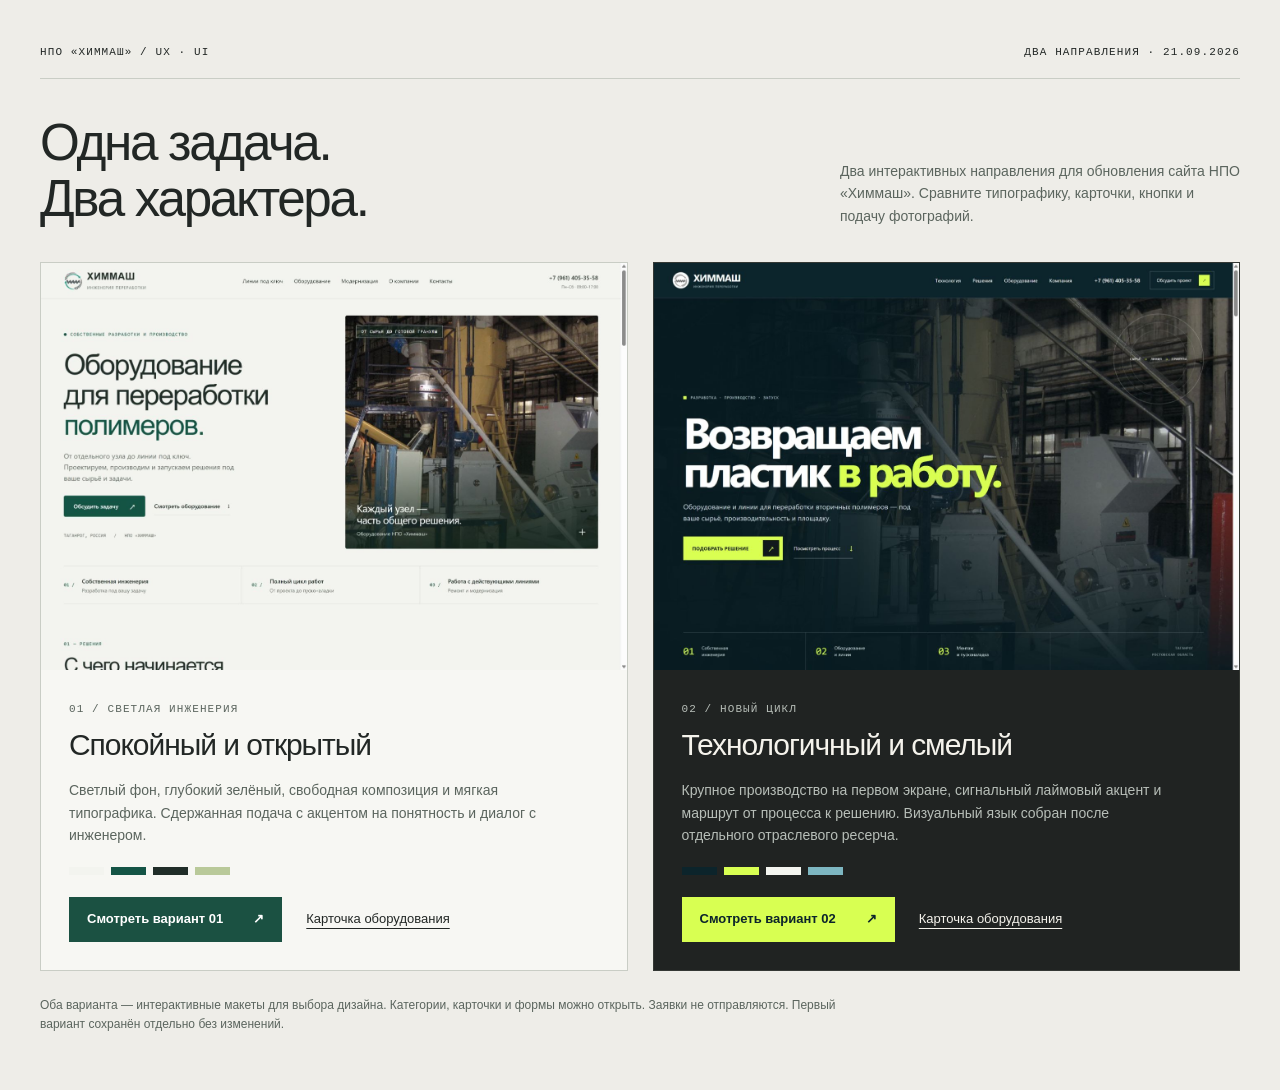
<file: index.html>
<!doctype html>
<html lang="ru"><head><meta charset="utf-8"><meta name="viewport" content="width=device-width,initial-scale=1"><title>Химмаш — два направления дизайна</title><style>
*{box-sizing:border-box}body{margin:0;background:#eeede8;color:#222725;font:16px/1.6 "Segoe UI",Arial,sans-serif}main{max-width:1500px;margin:auto;padding:44px 40px 56px}.top{display:flex;justify-content:space-between;border-bottom:1px solid #c9cdc5;padding-bottom:17px;font:11px/1.5 Consolas,monospace;letter-spacing:.1em;text-transform:uppercase}.intro{display:flex;align-items:flex-end;justify-content:space-between;gap:50px;margin:36px 0 35px}h1{font-size:clamp(35px,4vw,60px);line-height:1.1;letter-spacing:-.045em;font-weight:500;margin:0;max-width:650px}.intro p{max-width:400px;margin:0;color:#5b655e;font-size:14px}.options{display:grid;grid-template-columns:1fr 1fr;gap:25px}article{min-width:0;border:1px solid #c9cdc5;background:#f7f7f3;overflow:hidden}.preview{display:block;background:#ddd;overflow:hidden}.preview img{display:block;width:100%;aspect-ratio:1.44;object-fit:cover;object-position:top;transition:transform .4s}.preview:hover img{transform:scale(1.012)}.copy{padding:24px 28px 28px}.label{font:11px Consolas,monospace;letter-spacing:.1em;color:#5b655e;text-transform:uppercase}h2{font-size:30px;font-weight:500;letter-spacing:-.035em;line-height:1.2;margin:8px 0 16px}.copy p{font-size:14px;color:#5b655e;max-width:500px;min-height:68px;margin:0 0 20px}.palette{display:flex;gap:7px;margin-bottom:22px}.palette i{display:block;width:35px;height:8px;background:var(--c)}.actions{display:flex;gap:24px;align-items:center;flex-wrap:wrap}a{color:inherit}.btn{display:inline-flex;align-items:center;gap:30px;background:#1b5142;color:white;padding:12px 18px;text-decoration:none;font-size:13px;font-weight:600}.dark .btn{background:#f88543;color:#171919}.secondary{font-size:13px;text-underline-offset:5px}.note{font-size:12px;color:#5b655e;max-width:800px;margin:25px 0 0}a:focus-visible{outline:3px solid #a65020;outline-offset:5px}.dark{background:#202322;border-color:#343834;color:#f5f3ec}.dark .label,.dark .copy p{color:#b7beb8}@media(max-width:800px){main{padding:25px 20px}.intro{display:block}.intro p{margin-top:20px}.options{grid-template-columns:1fr}.copy p{min-height:0}.top{gap:25px;font-size:9px}.copy{padding:22px}h2{font-size:28px}}
.dark .btn{background:#d8ff52;color:#0c242b}
</style></head><body><main>
<div class="top"><span>НПО «Химмаш» / UX · UI</span><span>Два направления · 21.09.2026</span></div>
<header class="intro"><h1>Одна задача.<br>Два характера.</h1><p>Два интерактивных направления для обновления сайта НПО «Химмаш». Сравните типографику, карточки, кнопки и подачу фотографий.</p></header>
<section class="options" aria-label="Дизайн-концепции">
<article><a class="preview" href="variant-1/" aria-label="Открыть первый, светлый вариант"><img src="variant-1/previews/01-home-desktop.png" alt="Светлый макет Химмаш с зелёным акцентом и фотографией производства"></a><div class="copy"><span class="label">01 / Светлая инженерия</span><h2>Спокойный и открытый</h2><p>Светлый фон, глубокий зелёный, свободная композиция и мягкая типографика. Сдержанная подача с акцентом на понятность и диалог с инженером.</p><div class="palette" aria-label="Палитра первого варианта"><i style="--c:#f3f4ef"></i><i style="--c:#145445"></i><i style="--c:#202d28"></i><i style="--c:#b9c999"></i></div><div class="actions"><a class="btn" href="variant-1/">Смотреть вариант 01 <span>↗</span></a><a class="secondary" href="variant-1/?product=centrifuge">Карточка оборудования</a></div></div></article>
<article class="dark"><a class="preview" href="variant-2/" aria-label="Открыть концепцию Новый цикл"><img src="variant-2/previews/01-home-desktop.png" alt="Тёмный промышленный лендинг Химмаш с лаймовым акцентом и фотографией производства"></a><div class="copy"><span class="label">02 / Новый цикл</span><h2>Технологичный и смелый</h2><p>Крупное производство на первом экране, сигнальный лаймовый акцент и маршрут от процесса к решению. Визуальный язык собран после отдельного отраслевого ресерча.</p><div class="palette" aria-label="Палитра нового варианта"><i style="--c:#0c242b"></i><i style="--c:#d8ff52"></i><i style="--c:#f4f5f0"></i><i style="--c:#7db6c1"></i></div><div class="actions"><a class="btn" href="variant-2/">Смотреть вариант 02 <span>↗</span></a><a class="secondary" href="variant-2/?product=centrifuge">Карточка оборудования</a></div></div></article>
</section>
<p class="note">Оба варианта — интерактивные макеты для выбора дизайна. Категории, карточки и формы можно открыть. Заявки не отправляются. Первый вариант сохранён отдельно без изменений.</p>
</main></body></html>
</file>
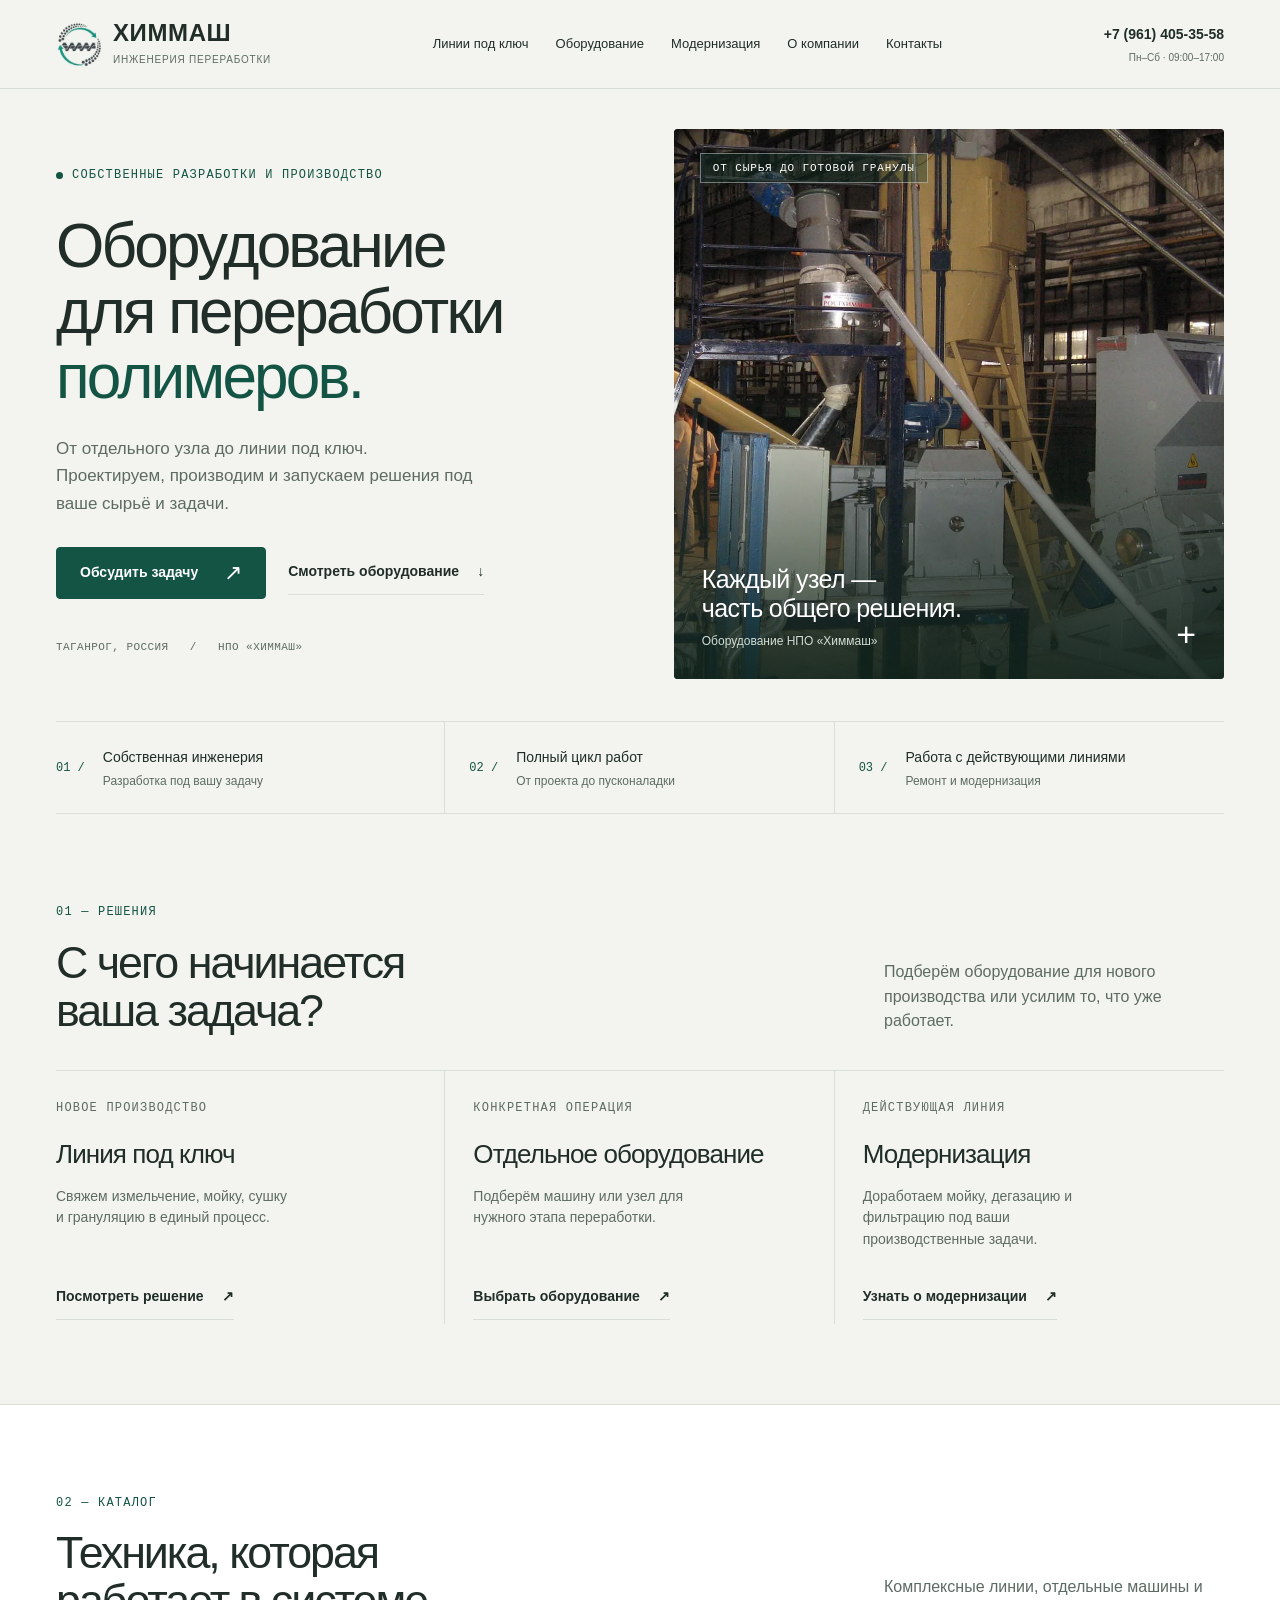
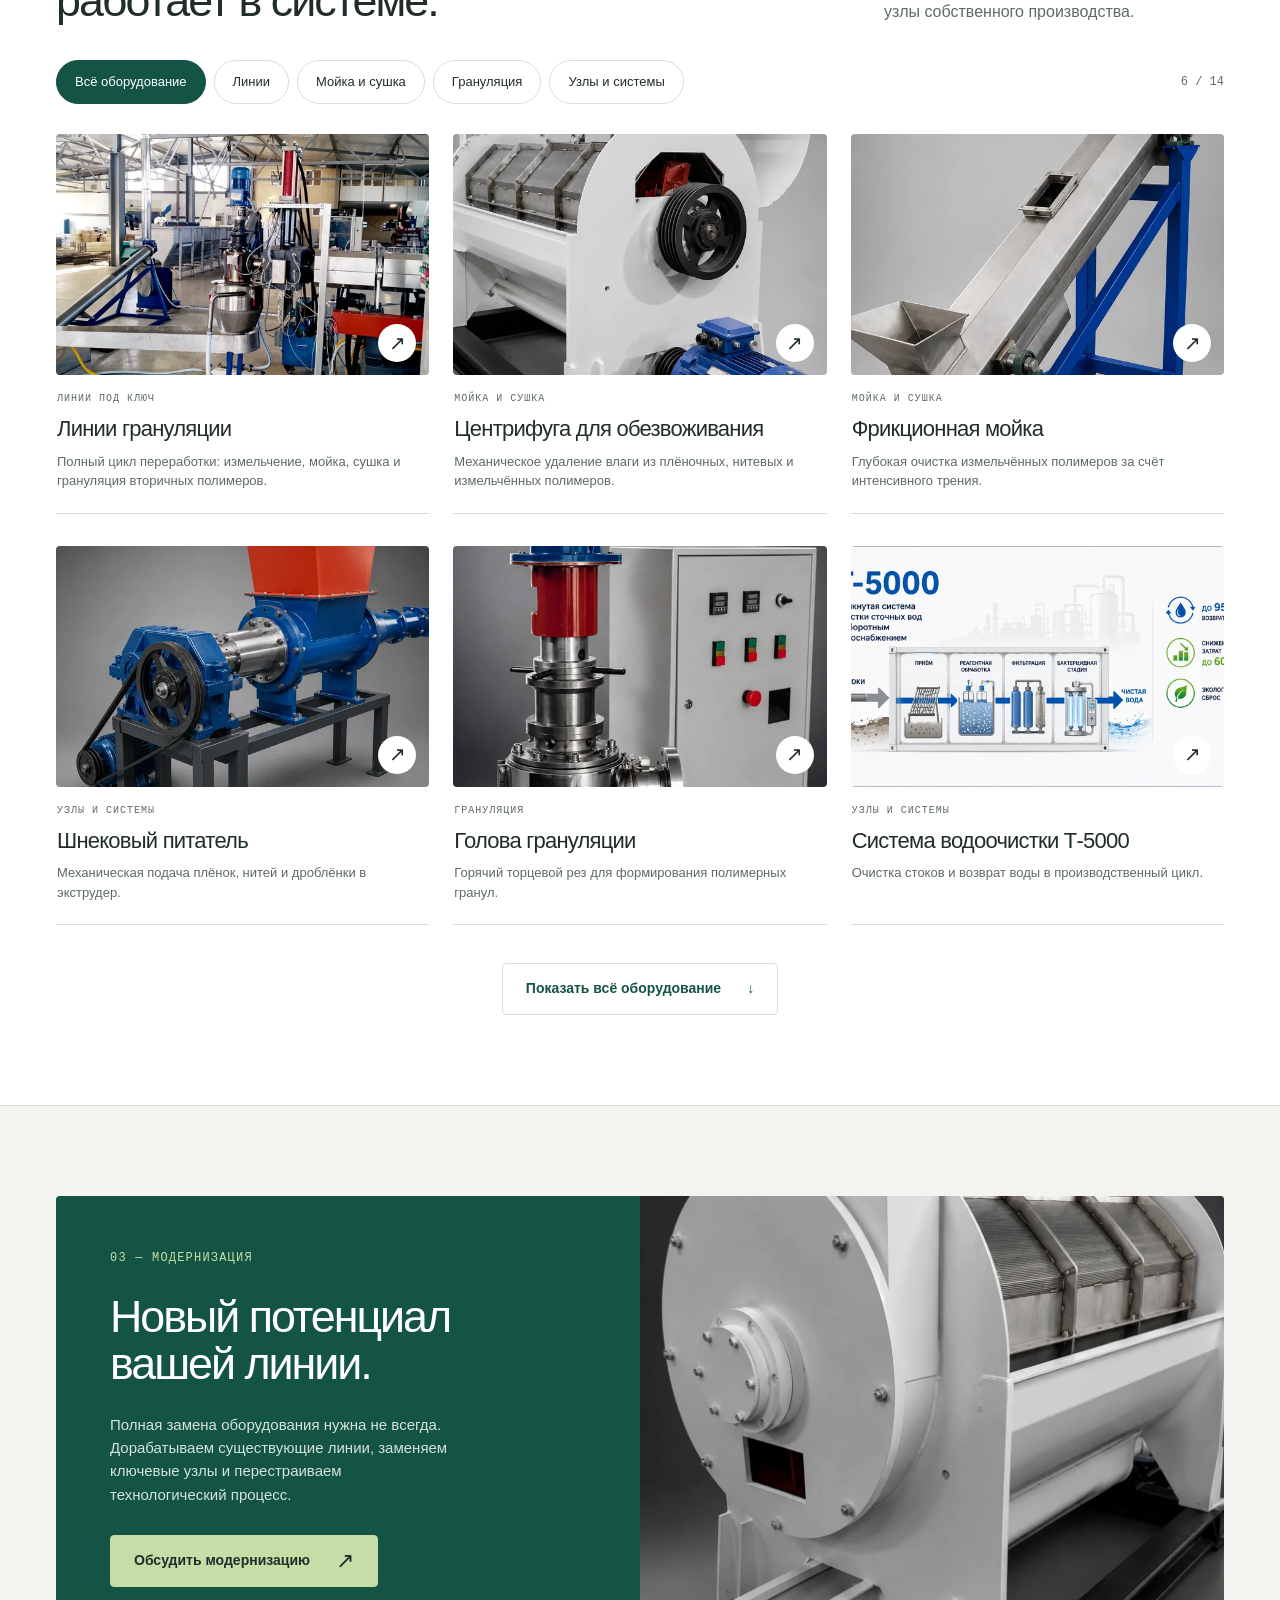
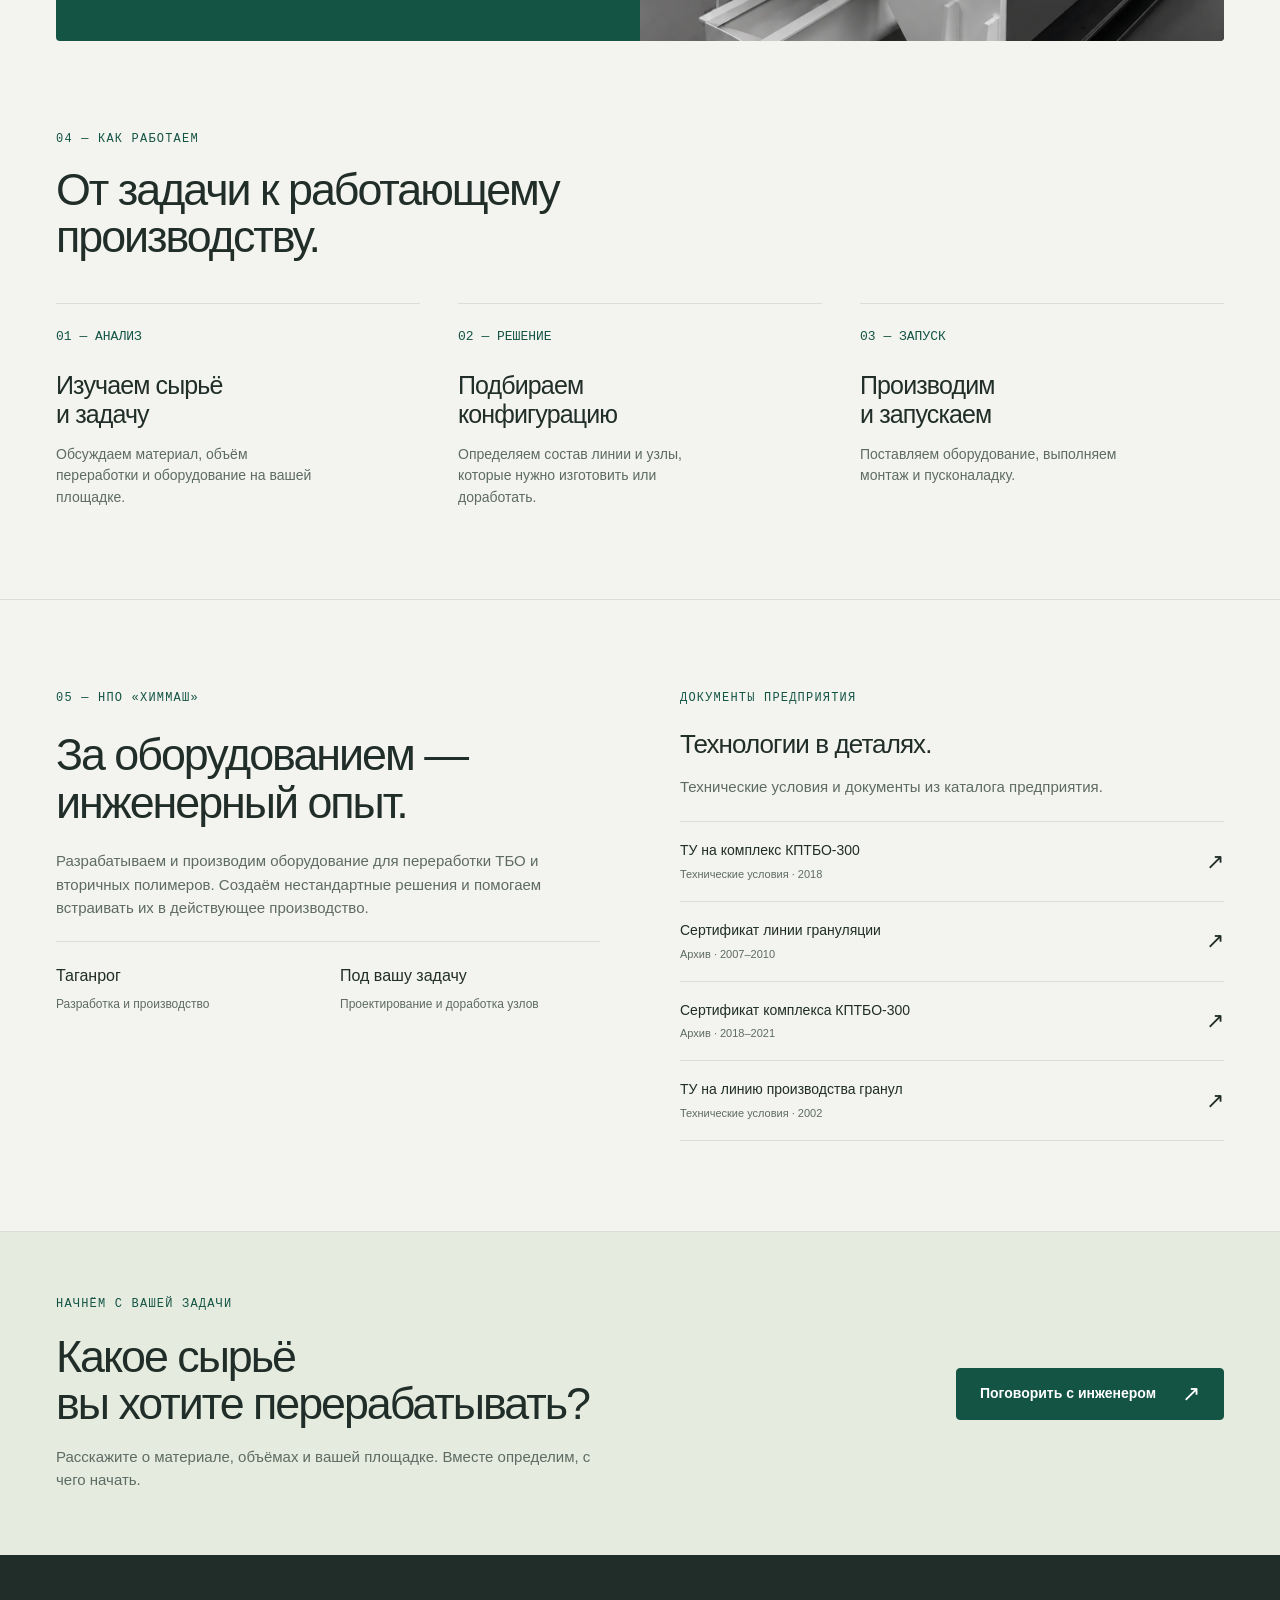
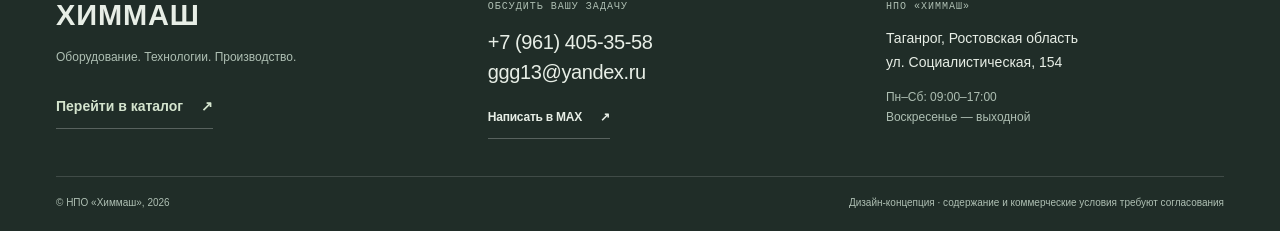
<file: variant-1/index.html>
<!doctype html>
<html lang="ru"><head><meta charset="utf-8"><meta name="viewport" content="width=device-width, initial-scale=1"><meta name="color-scheme" content="light"><title>Химмаш — оборудование для переработки полимеров</title><link rel="stylesheet" href="styles.css"><script defer src="app.js"></script></head>
<body>
<a class="skip" href="#main">Перейти к содержимому</a>
<header class="site-header"><div class="wrap header-inner"><a class="brand" href="index.html" aria-label="Химмаш — главная"><img src="assets/logo-01-122x122.webp" width="47" height="47" alt=""><span><strong>ХИММАШ</strong><small>ИНЖЕНЕРИЯ ПЕРЕРАБОТКИ</small></span></a><nav class="main-nav" aria-label="Основная навигация"><a href="index.html?category=line#catalog">Линии под ключ</a><a href="index.html#catalog">Оборудование</a><a href="index.html#modernization">Модернизация</a><a href="index.html#about">О компании</a><a href="#contacts">Контакты</a></nav><div class="header-contact"><a href="tel:+79614053558">+7 (961) 405-35-58</a><small>Пн–Сб · 09:00–17:00</small></div><button class="menu-toggle" aria-label="Открыть меню" aria-controls="mobile-nav" aria-expanded="false">☰</button></div><nav id="mobile-nav" class="mobile-nav" aria-label="Мобильная навигация" hidden><a href="index.html?category=line#catalog">Линии под ключ</a><a href="index.html#catalog">Оборудование</a><a href="index.html#modernization">Модернизация</a><a href="index.html#about">О компании</a><a href="#contacts">Контакты</a><a href="tel:+79614053558">+7 (961) 405-35-58</a></nav></header>
<main id="main">
<div id="home-view">
<section class="hero wrap" aria-labelledby="home-title"><div class="hero-grid"><div class="hero-copy"><div class="eyebrow"><span class="status-dot" aria-hidden="true"></span> Собственные разработки и производство</div><h1 id="home-title">Оборудование<br>для переработки<br><span>полимеров.</span></h1><p>От отдельного узла до линии под ключ.<br>Проектируем, производим и запускаем решения под ваше сырьё и задачи.</p><div class="hero-actions"><button class="btn" data-inquiry="Подбор оборудования">Обсудить задачу <span class="arrow" aria-hidden="true">↗</span></button><a class="text-link" href="#catalog">Смотреть оборудование <span aria-hidden="true">↓</span></a></div><div class="hero-footnote">ТАГАНРОГ, РОССИЯ &nbsp; / &nbsp; НПО «ХИММАШ»</div></div><div class="hero-media"><img src="assets/bg-02-1920x1080.webp" alt="Оборудование Химмаш для переработки полимеров в производственном цехе" fetchpriority="high"><span class="photo-label">ОТ СЫРЬЯ ДО ГОТОВОЙ ГРАНУЛЫ</span><div class="photo-caption"><div><p>Каждый узел —<br>часть общего решения.</p><small>Оборудование НПО «Химмаш»</small></div><span class="photo-cross" aria-hidden="true">+</span></div></div></div><div class="principles"><div class="principle"><span class="num">01 /</span><div><b>Собственная инженерия</b><small>Разработка под вашу задачу</small></div></div><div class="principle"><span class="num">02 /</span><div><b>Полный цикл работ</b><small>От проекта до пусконаладки</small></div></div><div class="principle"><span class="num">03 /</span><div><b>Работа с действующими линиями</b><small>Ремонт и модернизация</small></div></div></div></section>
<section class="section solutions wrap" aria-labelledby="solutions-title"><div class="section-head"><div><div class="eyebrow">01 — Решения</div><h2 id="solutions-title">С чего начинается<br>ваша задача?</h2></div><p>Подберём оборудование для нового производства или усилим то, что уже работает.</p></div><div class="solution-grid"><article class="solution"><div class="eyebrow">Новое производство</div><h3>Линия под ключ</h3><p>Свяжем измельчение, мойку, сушку и грануляцию в единый процесс.</p><a class="text-link" href="index.html?product=line">Посмотреть решение <span aria-hidden="true">↗</span></a></article><article class="solution"><div class="eyebrow">Конкретная операция</div><h3>Отдельное оборудование</h3><p>Подберём машину или узел для нужного этапа переработки.</p><a class="text-link" href="#catalog">Выбрать оборудование <span aria-hidden="true">↗</span></a></article><article class="solution"><div class="eyebrow">Действующая линия</div><h3>Модернизация</h3><p>Доработаем мойку, дегазацию и фильтрацию под ваши производственные задачи.</p><a class="text-link" href="#modernization">Узнать о модернизации <span aria-hidden="true">↗</span></a></article></div></section>
<section id="catalog" class="section catalog" aria-labelledby="catalog-title"><div class="wrap"><div class="section-head"><div><div class="eyebrow">02 — Каталог</div><h2 id="catalog-title">Техника, которая<br>работает в системе.</h2></div><p>Комплексные линии, отдельные машины и узлы собственного производства.</p></div><div class="catalog-controls"><div class="filters" role="group" aria-label="Категория оборудования"><button class="filter" data-filter="all" aria-pressed="true">Всё оборудование</button><button class="filter" data-filter="line" aria-pressed="false">Линии</button><button class="filter" data-filter="washing" aria-pressed="false">Мойка и сушка</button><button class="filter" data-filter="granulation" aria-pressed="false">Грануляция</button><button class="filter" data-filter="systems" aria-pressed="false">Узлы и системы</button></div><span class="results-count" id="results-count" aria-live="polite"></span></div><div class="product-grid" id="product-grid"></div><div class="catalog-bottom"><button class="btn secondary" id="show-more">Показать всё оборудование <span aria-hidden="true">↓</span></button></div></div></section>
<section id="modernization" class="section wrap"><div class="modernize"><div class="modernize-copy"><div class="eyebrow">03 — Модернизация</div><h2>Новый потенциал<br>вашей линии.</h2><p>Полная замена оборудования нужна не всегда. Дорабатываем существующие линии, заменяем ключевые узлы и перестраиваем технологический процесс.</p><button class="btn light" data-inquiry="Модернизация действующей линии">Обсудить модернизацию <span class="arrow" aria-hidden="true">↗</span></button></div><img src="assets/02-02-1200x900.webp" alt="Конструкция центрифуги Химмаш — узел перерабатывающей линии" loading="eager"></div></section>
<section class="section wrap" style="padding-top:0"><div class="section-head"><div><div class="eyebrow">04 — Как работаем</div><h2>От задачи к работающему<br>производству.</h2></div></div><div class="steps"><article class="step"><span class="number">01 — АНАЛИЗ</span><h3>Изучаем сырьё<br>и задачу</h3><p>Обсуждаем материал, объём переработки и оборудование на вашей площадке.</p></article><article class="step"><span class="number">02 — РЕШЕНИЕ</span><h3>Подбираем<br>конфигурацию</h3><p>Определяем состав линии и узлы, которые нужно изготовить или доработать.</p></article><article class="step"><span class="number">03 — ЗАПУСК</span><h3>Производим<br>и запускаем</h3><p>Поставляем оборудование, выполняем монтаж и пусконаладку.</p></article></div></section>
<section id="about" class="section about"><div class="wrap about-grid"><div><div class="eyebrow">05 — НПО «Химмаш»</div><h2>За оборудованием —<br>инженерный опыт.</h2><p>Разрабатываем и производим оборудование для переработки ТБО и вторичных полимеров. Создаём нестандартные решения и помогаем встраивать их в действующее производство.</p><div class="about-facts"><div><strong>Таганрог</strong><small>Разработка и производство</small></div><div><strong>Под вашу задачу</strong><small>Проектирование и доработка узлов</small></div></div></div><div><div class="eyebrow">Документы предприятия</div><h3>Технологии в деталях.</h3><p style="margin-top:16px">Технические условия и документы из каталога предприятия.</p><div class="doc-list"><button class="doc-item" data-document="00-other-05-800.webp" data-caption="ТУ на комплекс КПТБО-300 · 2018"><span>ТУ на комплекс КПТБО-300<small>Технические условия · 2018</small></span><span class="arrow" aria-hidden="true">↗</span></button><button class="doc-item" data-document="00-other-06-800.webp" data-caption="Сертификат линии грануляции · архив 2007–2010"><span>Сертификат линии грануляции<small>Архив · 2007–2010</small></span><span class="arrow" aria-hidden="true">↗</span></button><button class="doc-item" data-document="00-other-07-800.webp" data-caption="Сертификат комплекса КПТБО-300 · архив 2018–2021"><span>Сертификат комплекса КПТБО-300<small>Архив · 2018–2021</small></span><span class="arrow" aria-hidden="true">↗</span></button><button class="doc-item" data-document="00-other-08-800.jpg" data-caption="ТУ на линию производства гранул · 2002"><span>ТУ на линию производства гранул<small>Технические условия · 2002</small></span><span class="arrow" aria-hidden="true">↗</span></button></div></div></div></section>
</div>
<div id="product-view" hidden><div class="wrap"><nav class="breadcrumbs" aria-label="Хлебные крошки"><a href="index.html">Главная</a><span aria-hidden="true">/</span><a href="index.html#catalog">Оборудование</a><span aria-hidden="true">/</span><span id="breadcrumb-product" aria-current="page"></span></nav><section class="product-hero" aria-labelledby="product-title"><div class="gallery"><button class="gallery-main" id="zoom-product" aria-label="Увеличить фотографию оборудования"><img id="product-photo" src="assets/02-01-1200x900.webp" alt="Центрифуга Химмаш"><span class="zoom-label" aria-hidden="true">+</span></button><div class="gallery-thumbs" id="gallery-thumbs" role="group" aria-label="Фотографии оборудования"></div><p class="gallery-caption">Фотографии оборудования НПО «Химмаш»</p></div><div class="product-summary"><div class="eyebrow" id="product-category"></div><h1 id="product-title"></h1><p class="product-description" id="product-description"></p><div id="centrifuge-specs" class="quick-specs"><div><strong>500 <small>кг/ч</small></strong><span>Производительность<br>до 500 кг/час</span></div><div><strong>3–5 <small>%</small></strong><span>Остаточная<br>влажность</span></div><div><strong>37–55 <small>кВт</small></strong><span>Установленная<br>мощность</span></div></div><div id="product-commercial" class="commercial"><div><span class="price-label">Стоимость</span><div class="price">1 500 000 ₽</div></div><div class="delivery"><b>60 рабочих дней</b>Срок поставки</div></div><div id="generic-inquiry" class="inquiry-box" hidden><h3>Подберём под вашу задачу</h3><p>Обсудите с инженером сырьё, требуемый результат и место оборудования в линии.</p></div><button class="btn full" id="product-inquiry" data-inquiry="Центрифуга для полимеров">Обсудить оборудование <span class="arrow" aria-hidden="true">↗</span></button><p class="summary-note">Инженер поможет уточнить применимость и комплектацию.</p></div></section><nav class="product-jumps" aria-label="Разделы страницы оборудования"><a href="#characteristics">Характеристики</a><a href="#materials" class="centrifuge-only">Входящее сырьё</a><a href="#delivery" class="centrifuge-only">Условия поставки</a><a href="#contacts">Связаться</a></nav>
<section id="characteristics" class="section details-layout"><div><div class="eyebrow muted" style="margin-bottom:18px">01 — Параметры</div><h2 id="specs-title">Технические<br>характеристики</h2></div><div id="detailed-specs"><table class="spec-table"><caption hidden>Технические характеристики центрифуги полимеров</caption><tbody><tr><th scope="row">Производительность</th><td>до 500 кг/час</td></tr><tr><th scope="row">Остаточная влажность полимеров</th><td>3–5 %</td></tr><tr><th scope="row">Установленная мощность</th><td>37–55 кВт</td></tr><tr><th scope="row">Длина рабочего вала</th><td>не менее 2 000 мм</td></tr><tr><th scope="row">Мощность шнека выгрузки шлама</th><td>1,5 кВт</td></tr><tr><th scope="row">Скорость вращения вала</th><td>1 500 об/мин</td></tr><tr><th scope="row">Выгрузка сырья</th><td>Саморазгружающаяся</td></tr><tr><th scope="row">Система запуска</th><td>Двухступенчатая</td></tr><tr><th scope="row">Масса</th><td>до 2 500 кг</td></tr></tbody></table></div><div id="generic-details" class="generic-details" hidden><p id="generic-description"></p><p>Для подбора оборудования расскажите, какое сырьё вы перерабатываете, какой результат хотите получить и с каким оборудованием нужно связать новый узел.</p><button class="btn secondary" id="generic-contact" data-inquiry="Подбор оборудования">Уточнить параметры <span aria-hidden="true">↗</span></button></div></section>
<section id="materials" class="section centrifuge-only" style="padding-top:0"><div class="section-head"><div><div class="eyebrow">02 — Входящее сырьё</div><h2>Рабочие параметры<br>вашего материала.</h2></div><p>Допустимые размер и влажность сырья на входе в центрифугу.</p></div><div class="material-grid"><article class="material"><div class="eyebrow">01 / Плёнка</div><h3>Плёночные<br>полимеры</h3><dl><dt>Размер фрагмента</dt><dd>до 50 мм</dd><dt>Влажность</dt><dd>до 17 %</dd></dl></article><article class="material"><div class="eyebrow">02 / Нити</div><h3>Полипропиленовые<br>нити</h3><dl><dt>Размер фрагмента</dt><dd>до 100 мм</dd><dt>Влажность</dt><dd>до 15 %</dd></dl></article><article class="material"><div class="eyebrow">03 / Дроблёнка</div><h3>Толстостенный<br>пластик</h3><dl><dt>Размер фрагмента</dt><dd>до 30 мм</dd><dt>Влажность</dt><dd>до 15 %</dd></dl></article></div></section>
<section id="delivery" class="section centrifuge-only" style="padding-top:0"><div class="section-head"><div><div class="eyebrow">03 — Условия поставки</div><h2>До запуска —<br>всё по порядку.</h2></div></div><div class="terms"><article class="term"><strong>60 дней</strong><p>Рабочих дней — срок поставки оборудования.</p></article><article class="term"><strong>70 / 30 %</strong><p>Предоплата и расчёт после изготовления.</p></article><article class="term"><strong>12 месяцев</strong><p>Гарантия с момента ввода в эксплуатацию.</p></article><article class="term"><strong>Доставка</strong><p>Транспортной компанией.</p></article></div></section>
</div></div>
<section class="contact-section"><div class="wrap contact-content"><div><div class="eyebrow" style="margin-bottom:20px;color:var(--green)">Начнём с вашей задачи</div><h2>Какое сырьё<br>вы хотите перерабатывать?</h2><p>Расскажите о материале, объёмах и вашей площадке. Вместе определим, с чего начать.</p></div><button class="btn" data-inquiry="Обсуждение задачи переработки">Поговорить с инженером <span class="arrow" aria-hidden="true">↗</span></button></div></section>
</main>
<footer class="site-footer" id="contacts"><div class="wrap"><div class="footer-grid"><div><a class="footer-brand" href="index.html">ХИММАШ</a><p class="footer-tagline">Оборудование. Технологии. Производство.</p><a class="text-link" style="border-color:#ffffff40;margin-top:18px;color:#d4e4ce" href="index.html#catalog">Перейти в каталог <span aria-hidden="true">↗</span></a></div><div class="footer-contact"><div class="footer-label">ОБСУДИТЬ ВАШУ ЗАДАЧУ</div><a href="tel:+79614053558">+7 (961) 405-35-58</a><a href="mailto:ggg13@yandex.ru">ggg13@yandex.ru</a><a class="text-link" style="font-size:12px;display:inline-flex;border-color:#ffffff40;margin-top:8px" href="https://max.ru/u/72094509" target="_blank" rel="noopener">Написать в MAX <span aria-hidden="true">↗</span></a></div><div class="footer-address"><div class="footer-label">НПО «ХИММАШ»</div>Таганрог, Ростовская область<br>ул. Социалистическая, 154<small>Пн–Сб: 09:00–17:00<br>Воскресенье — выходной</small></div></div><div class="footer-bottom"><span>© НПО «Химмаш», 2026</span><span>Дизайн-концепция · содержание и коммерческие условия требуют согласования</span></div></div></footer>
<dialog id="inquiry-dialog" aria-labelledby="inquiry-title"><button class="dialog-close" data-close="inquiry-dialog" aria-label="Закрыть форму">×</button><div class="dialog-content"><div id="form-view"><div class="eyebrow">Прямой разговор с инженером</div><h2 id="inquiry-title">Обсудим<br>вашу задачу.</h2><p class="dialog-intro">Оставьте удобный способ связи. Поможем разобраться с оборудованием и следующим шагом.</p><div class="inquiry-subject" id="inquiry-subject"></div><form class="inquiry-form" id="inquiry-form" novalidate><div class="field"><label for="contact-name">Как к вам обращаться <small>необязательно</small></label><input id="contact-name" name="name" autocomplete="given-name" placeholder="Ваше имя"></div><div class="field"><label for="contact-value">Телефон или email</label><input id="contact-value" name="contact" autocomplete="off" required placeholder="+7 … или name@company.ru" aria-describedby="contact-error"><p id="contact-error" class="field-error" role="alert"></p></div><div class="field"><label for="contact-message">О вашей задаче <small>необязательно</small></label><textarea id="contact-message" name="message" rows="3" placeholder="Какое сырьё, объём переработки, что хотите улучшить"></textarea></div><button class="btn full" type="submit">Связаться с инженером <span class="arrow" aria-hidden="true">↗</span></button><p class="form-note">Контакт нужен, чтобы ответить на ваше обращение.</p><p class="demo-note">Режим просмотра: данные никуда не отправляются. Можно проверить форму на вымышленных данных.</p></form></div><div id="success-view" class="success-view" role="status" hidden><div class="success-symbol" aria-hidden="true">✓</div><div class="eyebrow" style="margin-bottom:16px">Предпросмотр подтверждения</div><h2>Обращение<br>подготовлено.</h2><p>В рабочей версии здесь появится подтверждение заявки. Сейчас вы посмотрели сценарий — данные не отправлялись.</p><button class="btn full" data-close="inquiry-dialog">Вернуться к оборудованию <span aria-hidden="true">↗</span></button></div></div></dialog>
<dialog id="media-dialog" class="media-dialog" aria-label="Просмотр изображения"><button class="dialog-close" data-close="media-dialog" aria-label="Закрыть изображение">×</button><img id="media-photo" src="assets/02-01-1200x900.webp" alt=""><p class="media-caption" id="media-caption"></p></dialog>
</body></html>
</file>
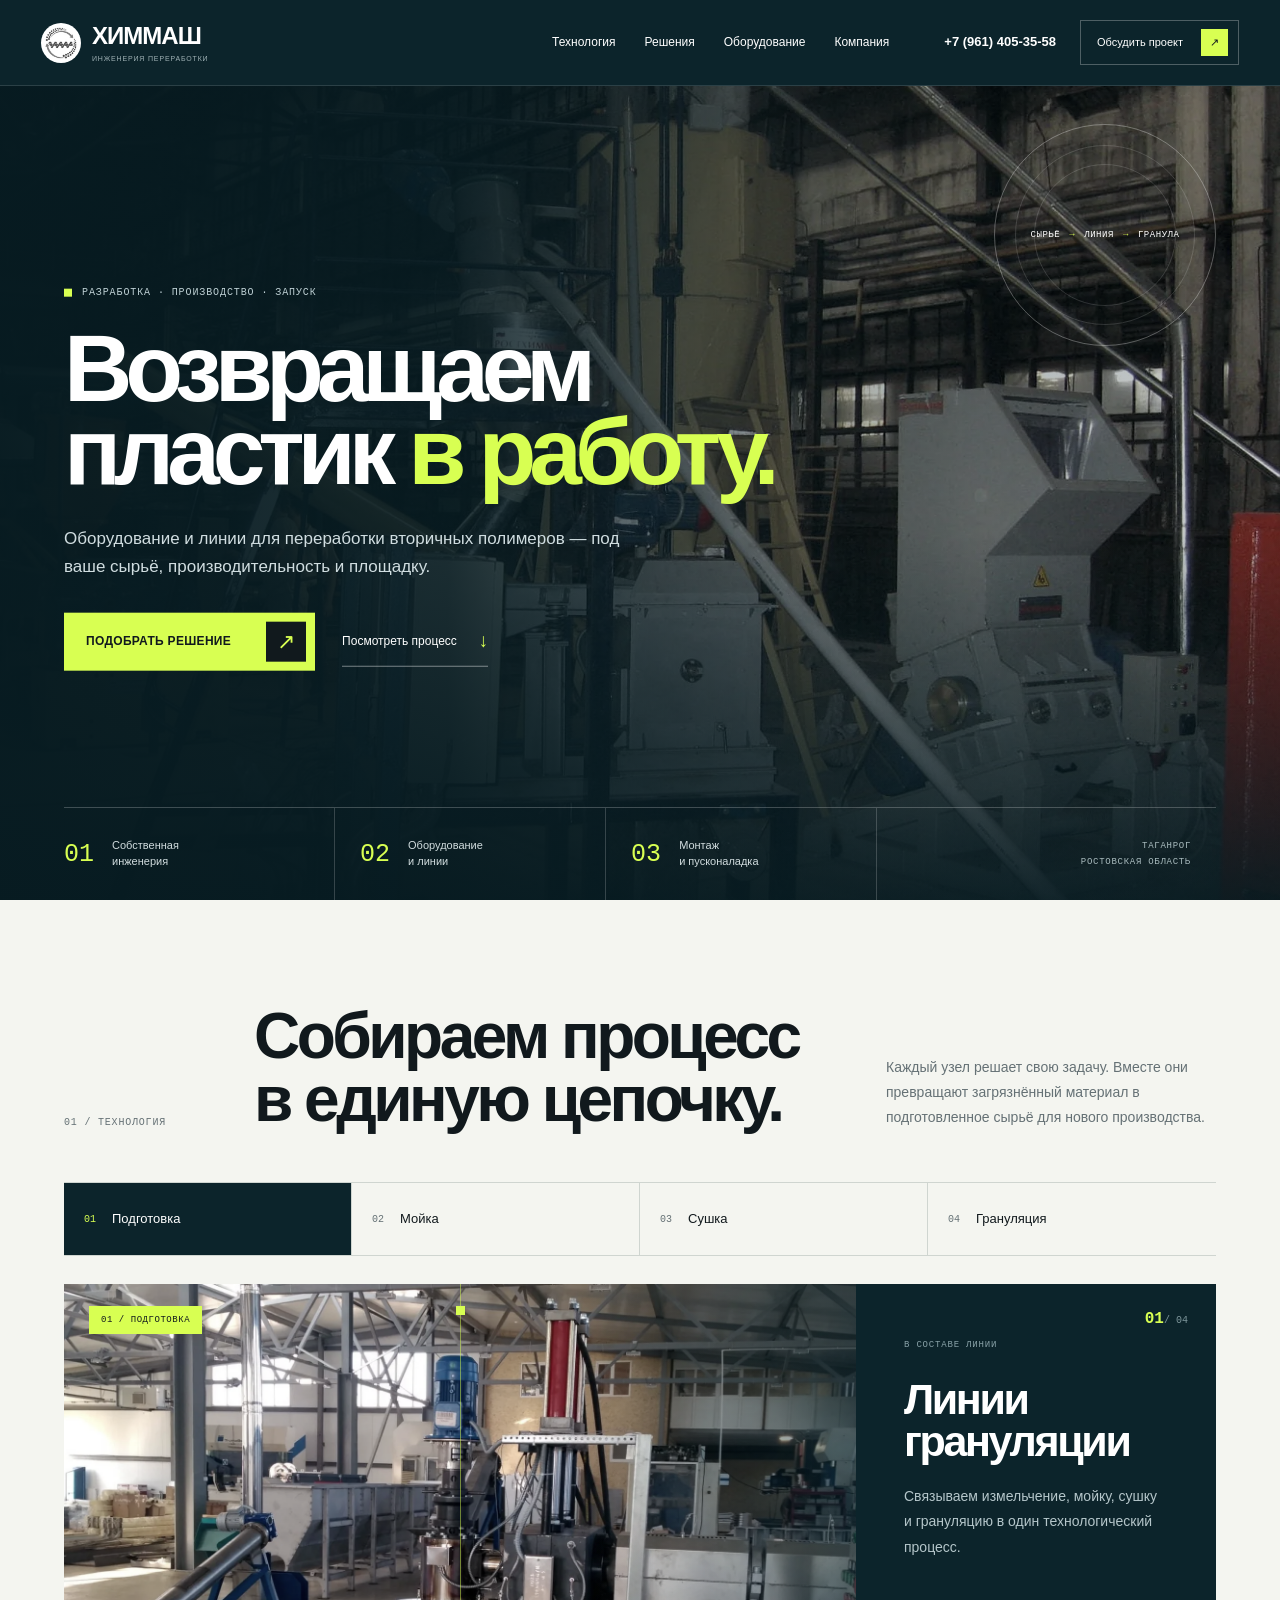
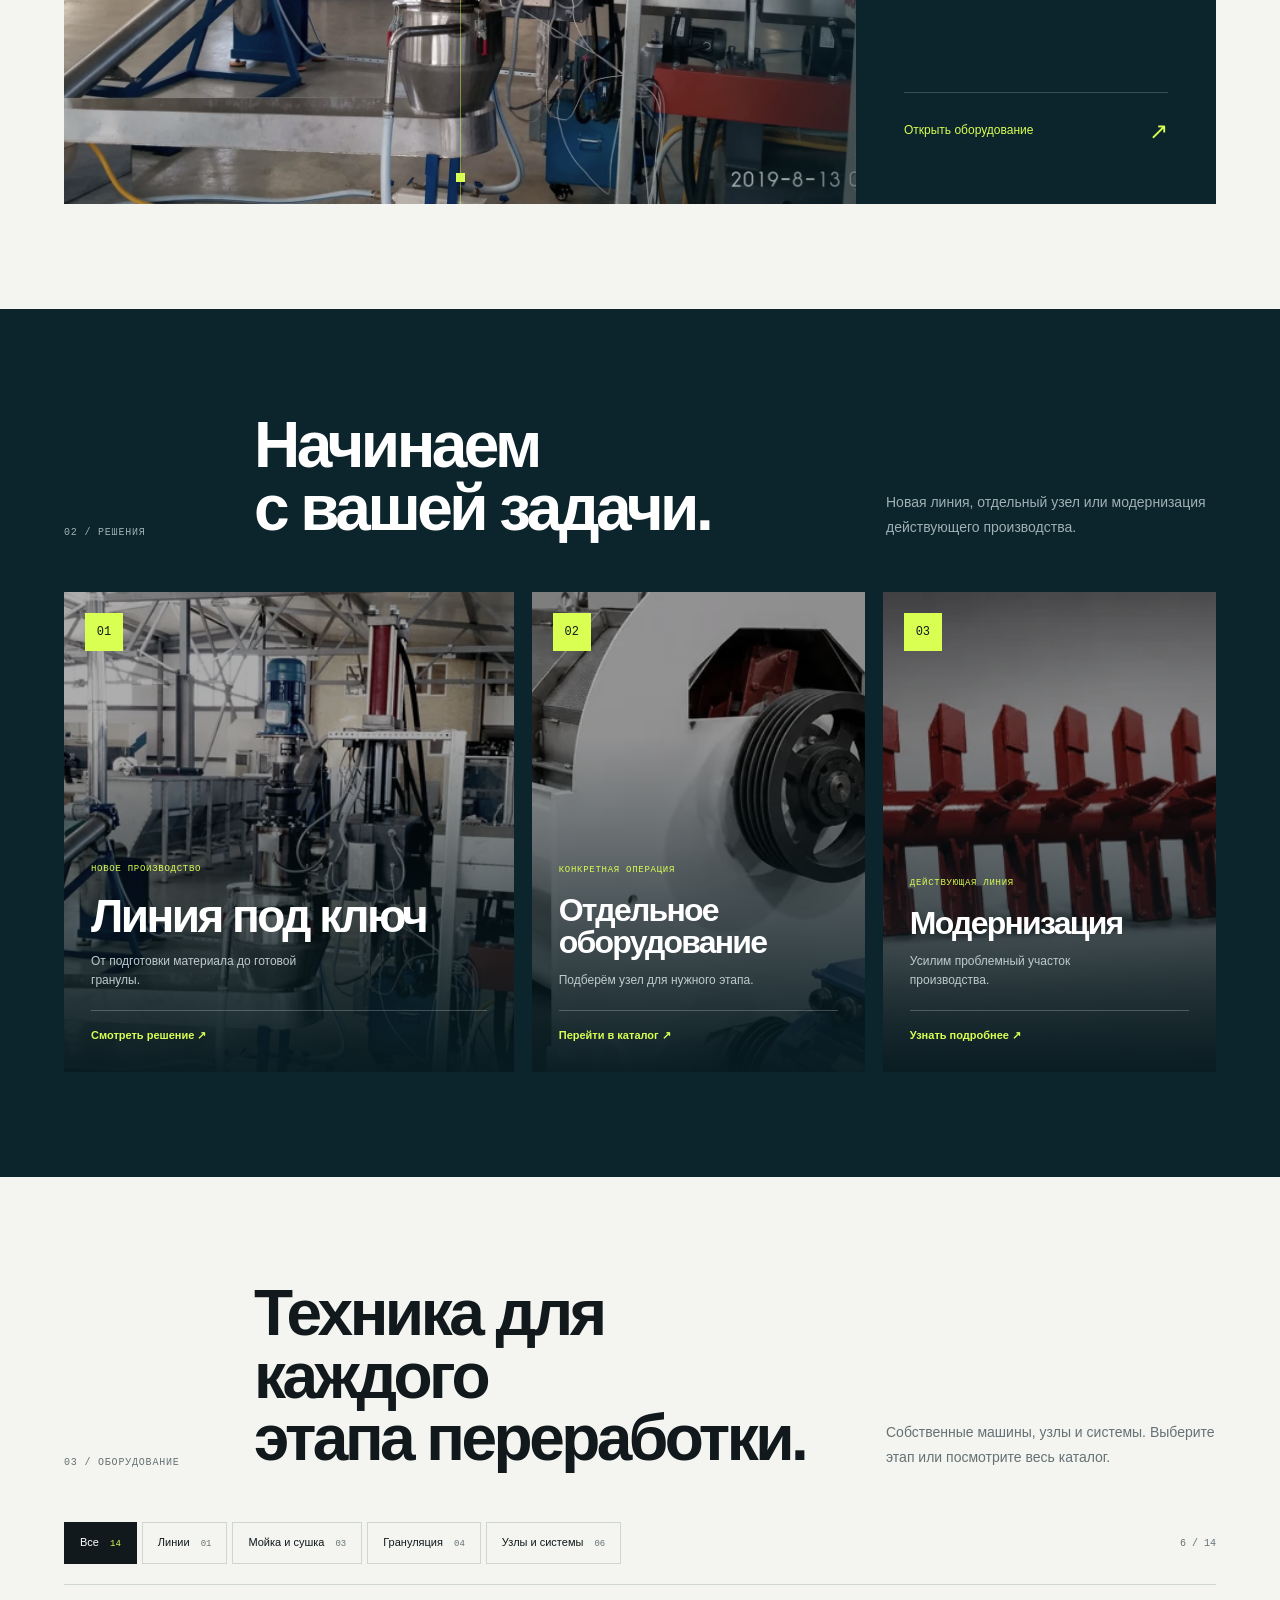
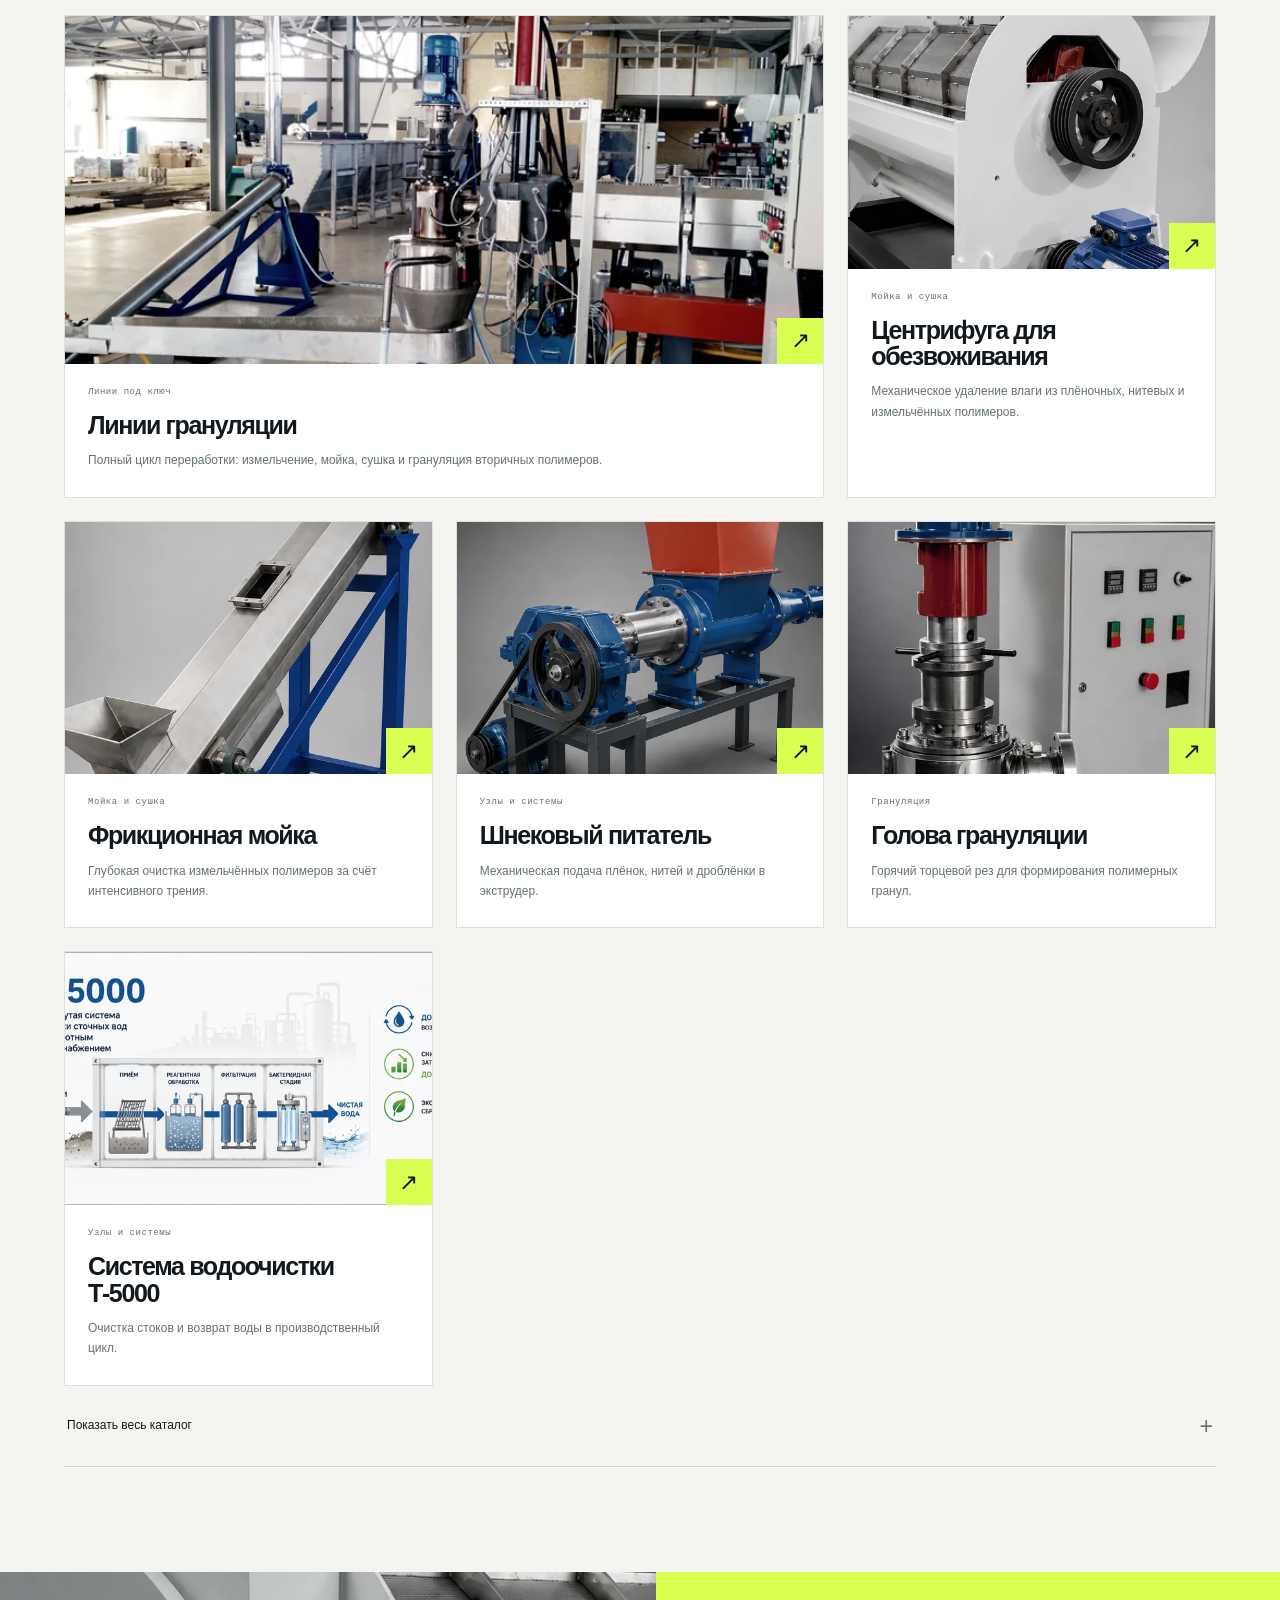
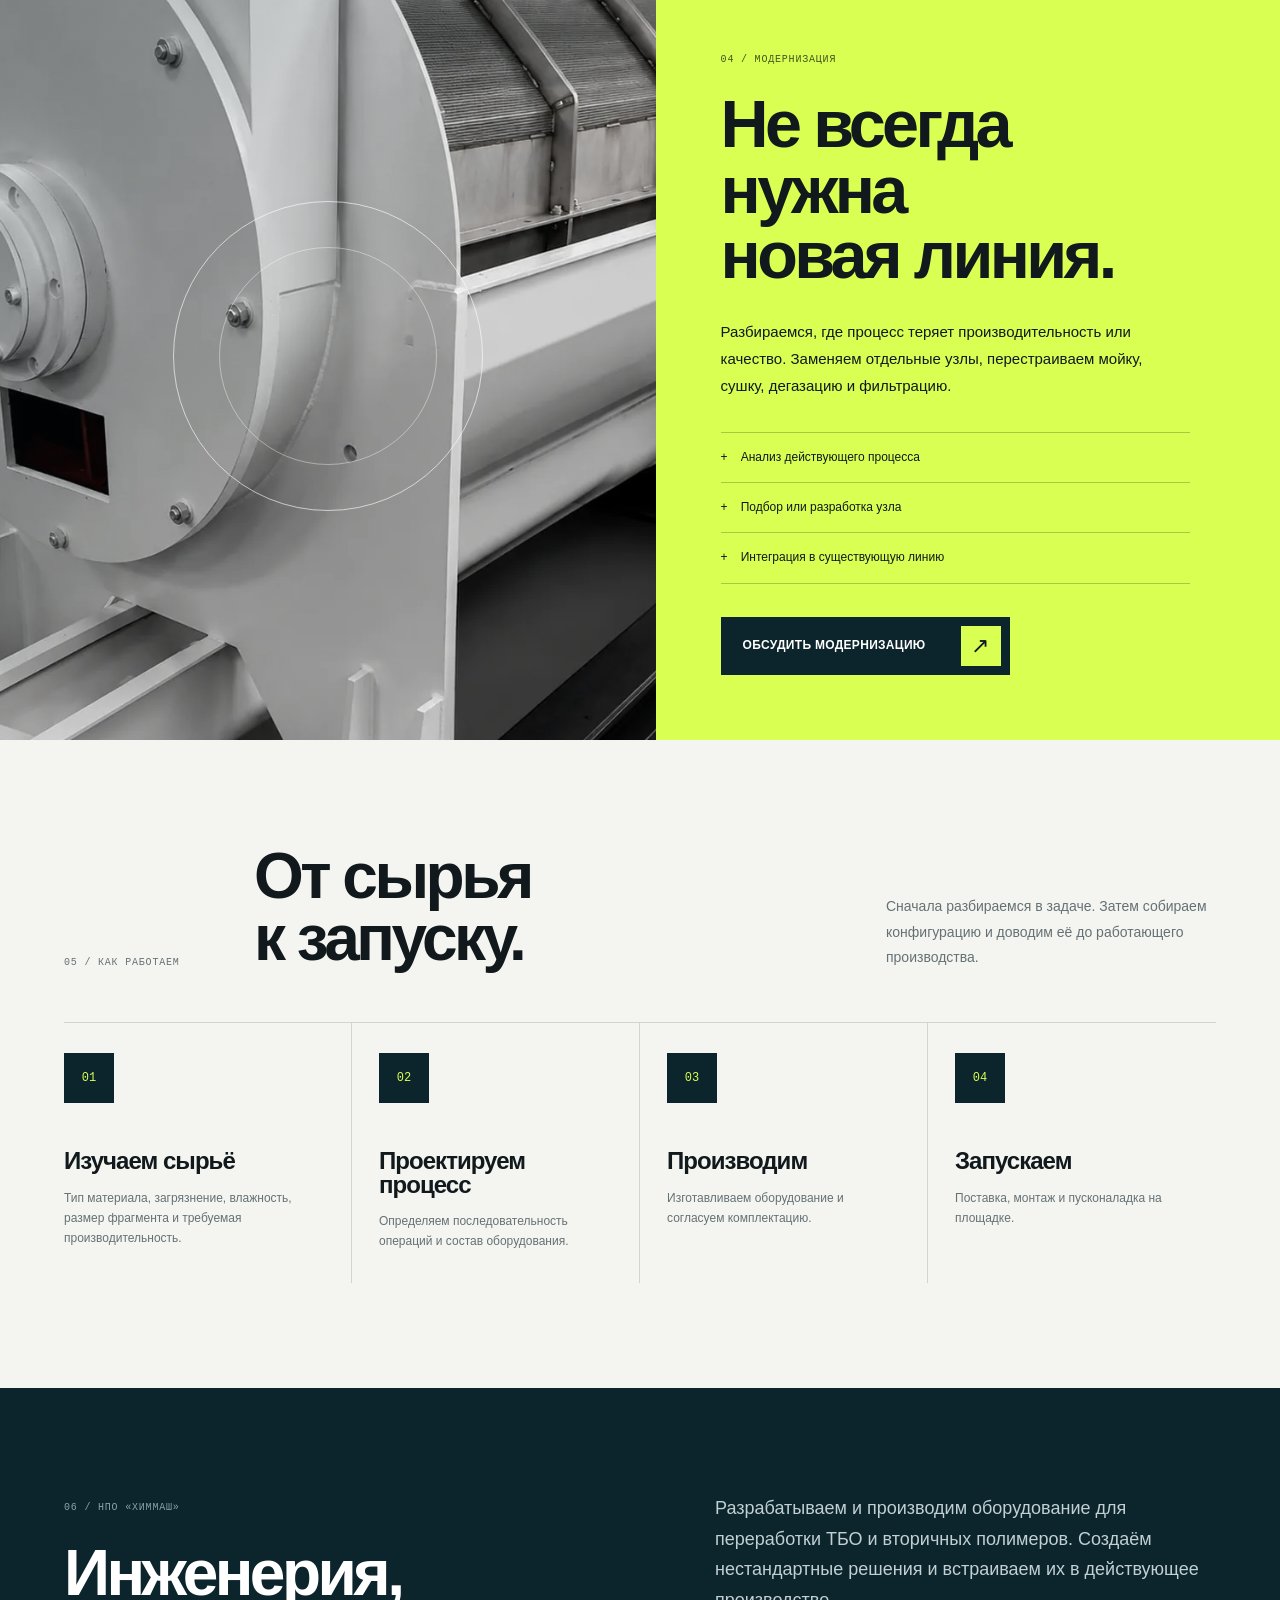
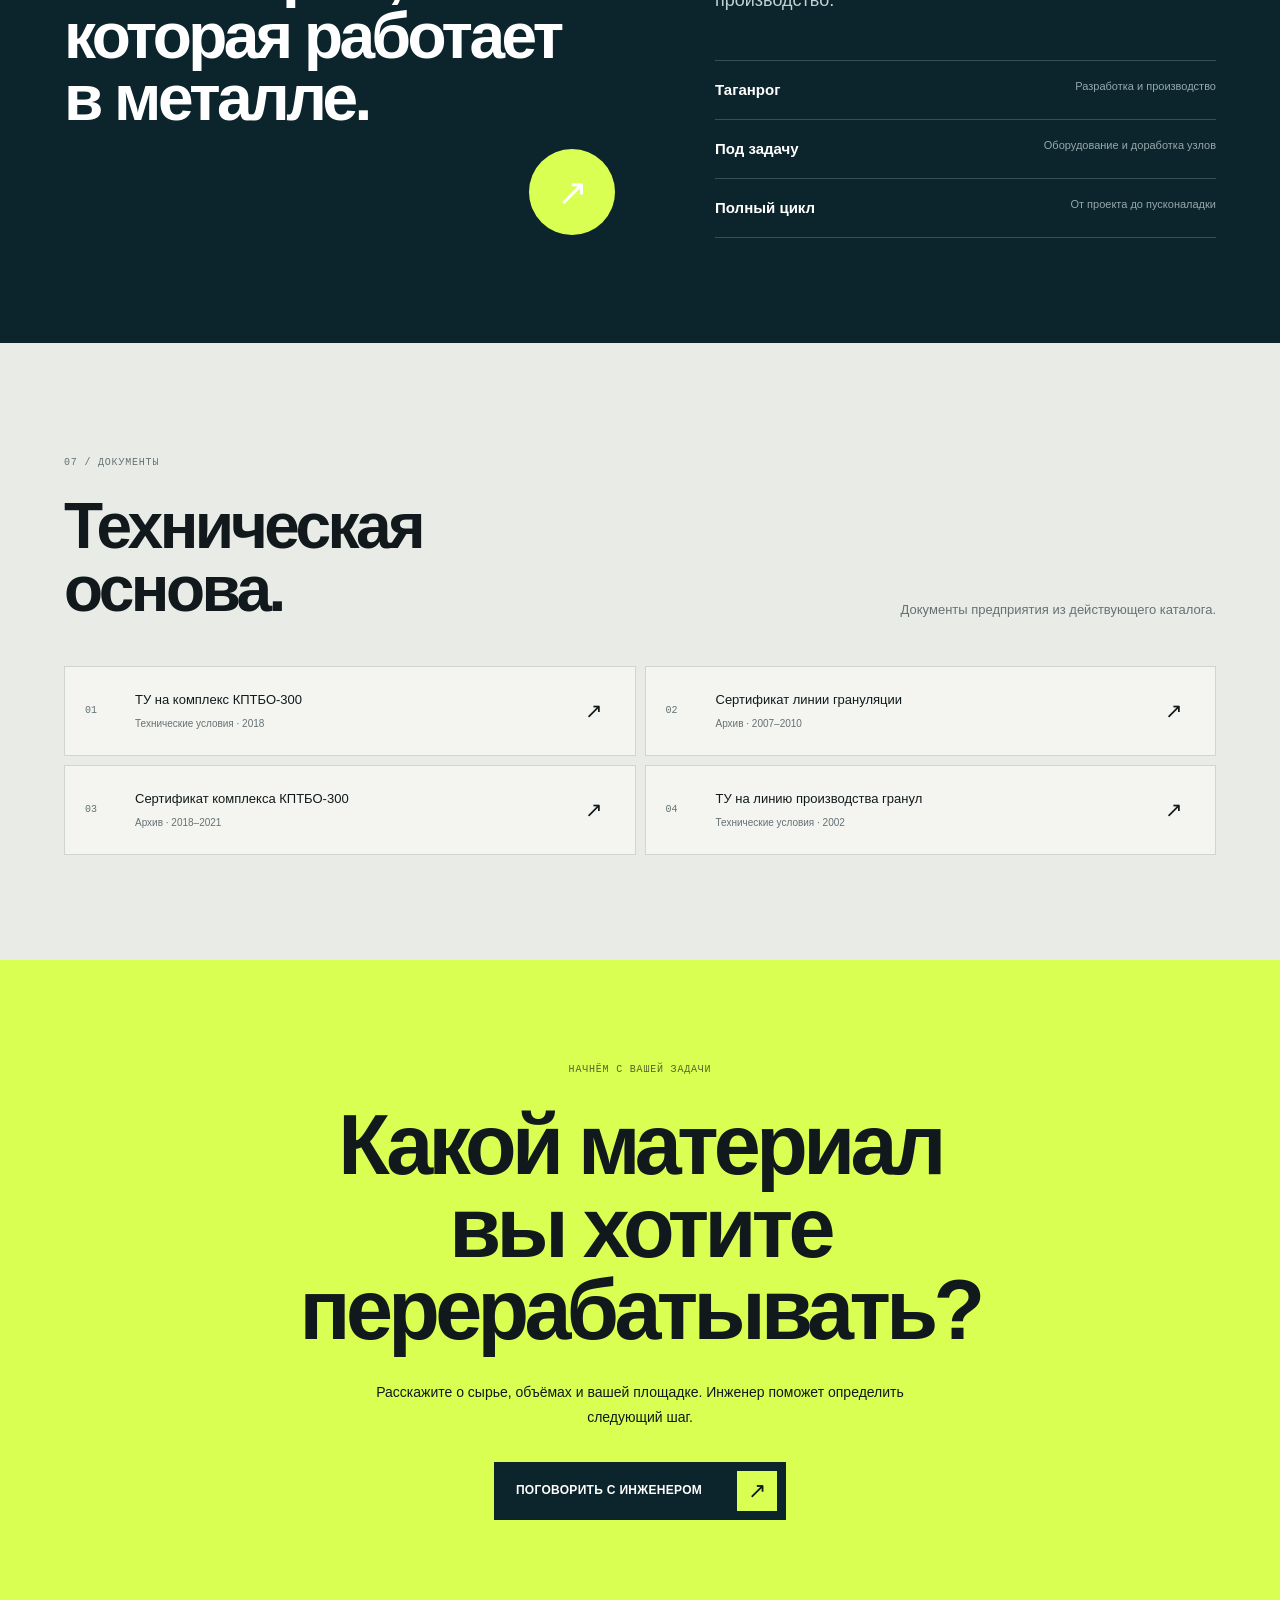
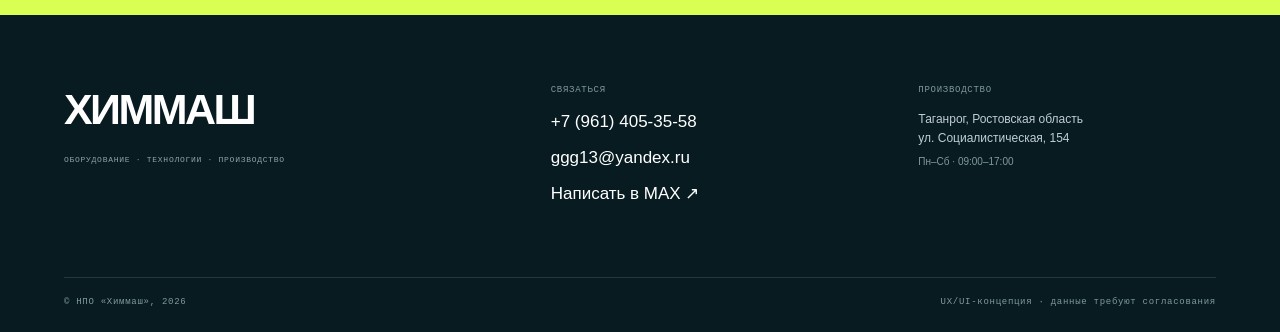
<file: variant-2/index.html>
<!doctype html>
<html lang="ru"><head><meta charset="utf-8"><meta name="viewport" content="width=device-width,initial-scale=1"><meta name="color-scheme" content="light"><title>Химмаш — оборудование для переработки полимеров</title><link rel="stylesheet" href="style.css"><script defer src="app.js"></script></head>
<body>
<a class="skip" href="#main">Перейти к содержимому</a>
<header class="header"><a href="index.html" class="logo" aria-label="Химмаш — главная"><img src="assets/logo-01-122x122.webp" alt=""><span>ХИММАШ<small>ИНЖЕНЕРИЯ ПЕРЕРАБОТКИ</small></span></a><nav class="nav" aria-label="Основная навигация"><a href="#process">Технология</a><a href="#solutions">Решения</a><a href="#catalog">Оборудование</a><a href="#company">Компания</a></nav><div class="header-contact"><a href="tel:+79614053558">+7 (961) 405-35-58</a><button data-inquiry="Подбор оборудования">Обсудить проект <span>↗</span></button></div><button class="menu" aria-label="Открыть меню" aria-controls="mobile-menu" aria-expanded="false">Меню</button></header>
<nav id="mobile-menu" class="mobile-menu" aria-label="Мобильная навигация" hidden><a href="#process">Технология</a><a href="#solutions">Решения</a><a href="#catalog">Оборудование</a><a href="#company">Компания</a><a href="tel:+79614053558">+7 (961) 405-35-58</a><button data-inquiry="Подбор оборудования">Обсудить проект ↗</button></nav>
<main id="main">
<div id="home-view">
<section class="hero" aria-labelledby="hero-title"><img class="hero-bg" src="assets/bg-02-1920x1080.webp" alt="Оборудование НПО Химмаш в производственном цехе"><div class="hero-shade"></div><div class="hero-content"><div class="hero-mark"><span></span>РАЗРАБОТКА · ПРОИЗВОДСТВО · ЗАПУСК</div><h1 id="hero-title">Возвращаем<br>пластик <em>в работу.</em></h1><p>Оборудование и линии для переработки вторичных полимеров — под ваше сырьё, производительность и площадку.</p><div class="hero-actions"><button class="cta" data-inquiry="Подбор оборудования">Подобрать решение <span>↗</span></button><a href="#process" class="ghost">Посмотреть процесс <span>↓</span></a></div></div><div class="hero-orbit" aria-hidden="true"><span>сырьё</span><i>→</i><span>линия</span><i>→</i><span>гранула</span></div><div class="hero-proof"><div><strong>01</strong><span>Собственная<br>инженерия</span></div><div><strong>02</strong><span>Оборудование<br>и линии</span></div><div><strong>03</strong><span>Монтаж<br>и пусконаладка</span></div><div class="hero-location">ТАГАНРОГ<br>РОСТОВСКАЯ ОБЛАСТЬ</div></div></section>

<section class="process section" id="process"><div class="section-intro"><div class="section-index">01 / ТЕХНОЛОГИЯ</div><h2>Собираем процесс<br>в единую цепочку.</h2><p>Каждый узел решает свою задачу. Вместе они превращают загрязнённый материал в подготовленное сырьё для нового производства.</p></div><div class="process-nav" role="group" aria-label="Этапы переработки"><button data-stage="line" aria-pressed="true"><span>01</span>Подготовка</button><button data-stage="friction" aria-pressed="false"><span>02</span>Мойка</button><button data-stage="centrifuge" aria-pressed="false"><span>03</span>Сушка</button><button data-stage="head" aria-pressed="false"><span>04</span>Грануляция</button></div><div class="process-stage"><div class="stage-photo"><img id="stage-image" src="assets/bg-01-1920x1080.webp" alt="Линия переработки полимеров"><span class="stage-label" id="stage-label">01 / ПОДГОТОВКА</span><span class="scan-line" aria-hidden="true"></span></div><div class="stage-copy"><span class="micro">В СОСТАВЕ ЛИНИИ</span><h3 id="stage-title">Линии грануляции</h3><p id="stage-text">Связываем измельчение, мойку, сушку и грануляцию в один технологический процесс.</p><a id="stage-link" href="index.html?product=line">Открыть оборудование <span>↗</span></a><div class="stage-counter"><strong id="stage-number">01</strong><span>/ 04</span></div></div></div></section>

<section class="solutions section" id="solutions"><div class="section-intro light"><div class="section-index">02 / РЕШЕНИЯ</div><h2>Начинаем<br>с вашей задачи.</h2><p>Новая линия, отдельный узел или модернизация действующего производства.</p></div><div class="solution-grid"><a href="index.html?product=line" class="solution-card big"><img src="assets/00-01-696x392.webp" alt="Линия грануляции полимеров"><span class="card-number">01</span><div><small>НОВОЕ ПРОИЗВОДСТВО</small><h3>Линия под ключ</h3><p>От подготовки материала до готовой гранулы.</p><b>Смотреть решение ↗</b></div></a><a href="#catalog" class="solution-card"><img src="assets/00-02-696x392.webp" alt="Центрифуга для полимеров"><span class="card-number">02</span><div><small>КОНКРЕТНАЯ ОПЕРАЦИЯ</small><h3>Отдельное оборудование</h3><p>Подберём узел для нужного этапа.</p><b>Перейти в каталог ↗</b></div></a><a href="#modernization" class="solution-card"><img src="assets/00-13-696x392.webp" alt="Вал фрикционной мойки"><span class="card-number">03</span><div><small>ДЕЙСТВУЮЩАЯ ЛИНИЯ</small><h3>Модернизация</h3><p>Усилим проблемный участок производства.</p><b>Узнать подробнее ↗</b></div></a></div></section>

<section class="catalog section" id="catalog"><div class="section-intro"><div class="section-index">03 / ОБОРУДОВАНИЕ</div><h2>Техника для каждого<br>этапа переработки.</h2><p>Собственные машины, узлы и системы. Выберите этап или посмотрите весь каталог.</p></div><div class="catalog-bar"><div class="filters" role="group" aria-label="Категории оборудования"><button data-filter="all" aria-pressed="true">Все <span>14</span></button><button data-filter="line">Линии <span>01</span></button><button data-filter="washing">Мойка и сушка <span>03</span></button><button data-filter="granulation">Грануляция <span>04</span></button><button data-filter="systems">Узлы и системы <span>06</span></button></div><span id="results" aria-live="polite"></span></div><div class="product-grid" id="product-grid"></div><button class="show-all" id="show-all">Показать весь каталог <span>+</span></button></section>

<section class="modernization" id="modernization"><div class="modern-media"><img src="assets/02-02-1200x900.webp" alt="Конструкция центрифуги НПО Химмаш"><div class="modern-ring" aria-hidden="true"></div></div><div class="modern-copy"><span class="section-index">04 / МОДЕРНИЗАЦИЯ</span><h2>Не всегда нужна<br>новая линия.</h2><p>Разбираемся, где процесс теряет производительность или качество. Заменяем отдельные узлы, перестраиваем мойку, сушку, дегазацию и фильтрацию.</p><ul><li>Анализ действующего процесса</li><li>Подбор или разработка узла</li><li>Интеграция в существующую линию</li></ul><button class="cta invert" data-inquiry="Модернизация действующей линии">Обсудить модернизацию <span>↗</span></button></div></section>

<section class="work section"><div class="section-intro"><div class="section-index">05 / КАК РАБОТАЕМ</div><h2>От сырья<br>к запуску.</h2><p>Сначала разбираемся в задаче. Затем собираем конфигурацию и доводим её до работающего производства.</p></div><div class="work-steps"><article><span>01</span><h3>Изучаем сырьё</h3><p>Тип материала, загрязнение, влажность, размер фрагмента и требуемая производительность.</p></article><article><span>02</span><h3>Проектируем процесс</h3><p>Определяем последовательность операций и состав оборудования.</p></article><article><span>03</span><h3>Производим</h3><p>Изготавливаем оборудование и согласуем комплектацию.</p></article><article><span>04</span><h3>Запускаем</h3><p>Поставка, монтаж и пусконаладка на площадке.</p></article></div></section>

<section class="company section" id="company"><div class="company-lead"><span class="section-index">06 / НПО «ХИММАШ»</span><h2>Инженерия,<br>которая работает<br>в металле.</h2><button class="round-cta" data-inquiry="Знакомство с производством" aria-label="Обсудить проект">↗</button></div><div class="company-info"><p>Разрабатываем и производим оборудование для переработки ТБО и вторичных полимеров. Создаём нестандартные решения и встраиваем их в действующее производство.</p><div class="company-facts"><div><strong>Таганрог</strong><span>Разработка и производство</span></div><div><strong>Под задачу</strong><span>Оборудование и доработка узлов</span></div><div><strong>Полный цикл</strong><span>От проекта до пусконаладки</span></div></div></div></section>

<section class="documents section"><div class="docs-head"><div><span class="section-index">07 / ДОКУМЕНТЫ</span><h2>Техническая<br>основа.</h2></div><p>Документы предприятия из действующего каталога.</p></div><div class="doc-grid"><button data-document="00-other-05-800.webp" data-caption="ТУ на комплекс КПТБО-300 · 2018"><span>01</span><div>ТУ на комплекс КПТБО-300<small>Технические условия · 2018</small></div><b>↗</b></button><button data-document="00-other-06-800.webp" data-caption="Сертификат линии грануляции · архив 2007–2010"><span>02</span><div>Сертификат линии грануляции<small>Архив · 2007–2010</small></div><b>↗</b></button><button data-document="00-other-07-800.webp" data-caption="Сертификат комплекса КПТБО-300 · архив 2018–2021"><span>03</span><div>Сертификат комплекса КПТБО-300<small>Архив · 2018–2021</small></div><b>↗</b></button><button data-document="00-other-08-800.jpg" data-caption="ТУ на линию производства гранул · 2002"><span>04</span><div>ТУ на линию производства гранул<small>Технические условия · 2002</small></div><b>↗</b></button></div></section>
</div>

<div id="product-view" hidden><nav class="breadcrumbs"><a href="index.html#catalog">← Назад в каталог</a><span id="product-category"></span></nav><section class="product-hero"><div class="product-title"><span class="micro">ОБОРУДОВАНИЕ НПО «ХИММАШ»</span><h1 id="product-title"></h1><p id="product-description"></p><button class="cta" id="product-inquiry" data-inquiry="Оборудование">Обсудить комплектацию <span>↗</span></button></div><div class="product-gallery"><button id="zoom-product" aria-label="Увеличить фотографию"><img id="product-photo" src="assets/02-01-1200x900.webp" alt=""><span>Увеличить +</span></button><div id="product-thumbs"></div></div></section><section class="product-data"><div class="data-title"><span class="section-index">01 / ХАРАКТЕРИСТИКИ</span><h2>Главное<br>в цифрах.</h2></div><div id="product-facts"></div></section><section id="product-details"></section></div>

<section class="contact"><span class="section-index">НАЧНЁМ С ВАШЕЙ ЗАДАЧИ</span><h2>Какой материал<br>вы хотите перерабатывать?</h2><p>Расскажите о сырье, объёмах и вашей площадке. Инженер поможет определить следующий шаг.</p><button class="cta dark" data-inquiry="Обсуждение задачи переработки">Поговорить с инженером <span>↗</span></button></section>
</main>
<footer><div class="footer-logo">ХИММАШ<small>ОБОРУДОВАНИЕ · ТЕХНОЛОГИИ · ПРОИЗВОДСТВО</small></div><div><span>СВЯЗАТЬСЯ</span><a href="tel:+79614053558">+7 (961) 405-35-58</a><a href="mailto:ggg13@yandex.ru">ggg13@yandex.ru</a><a href="https://max.ru/u/72094509">Написать в MAX ↗</a></div><div><span>ПРОИЗВОДСТВО</span><p>Таганрог, Ростовская область<br>ул. Социалистическая, 154</p><small>Пн–Сб · 09:00–17:00</small></div><div class="footer-bottom"><span>© НПО «Химмаш», 2026</span><span>UX/UI-концепция · данные требуют согласования</span></div></footer>

<dialog id="inquiry"><div class="dialog-inner"><button class="dialog-close" data-close="inquiry" aria-label="Закрыть форму">×</button><div id="form-view"><span class="micro">РАЗГОВОР С ИНЖЕНЕРОМ</span><h2>Начнём<br>с задачи.</h2><p>Оставьте удобный способ связи. Остальные детали обсудим вместе.</p><div class="subject" id="subject"></div><form id="inquiry-form" novalidate><label>Ваше имя <small>необязательно</small><input name="name" autocomplete="name" placeholder="Как к вам обращаться"></label><label>Телефон или email<input id="contact-value" autocomplete="off" placeholder="+7 … или name@company.ru" aria-describedby="contact-error"></label><p id="contact-error" role="alert"></p><label>Материал и задача <small>необязательно</small><textarea rows="3" placeholder="Что перерабатываете и какой результат нужен"></textarea></label><button class="cta" type="submit">Связаться с инженером <span>↗</span></button><small class="demo">Макет: данные не отправляются. Можно использовать вымышленные данные.</small></form></div><div id="success-view" hidden><span class="success">✓</span><span class="micro">ПРЕДПРОСМОТР ПОДТВЕРЖДЕНИЯ</span><h2>Диалог<br>начат.</h2><p>В рабочей версии здесь появится подтверждение обращения. Сейчас данные никуда не отправлялись.</p><button class="cta" data-close="inquiry">Вернуться к макету <span>↗</span></button></div></div></dialog>
<dialog id="media"><button class="dialog-close" data-close="media" aria-label="Закрыть изображение">×</button><img id="media-image" alt=""><p id="media-caption"></p></dialog>
</body></html>
</file>
<file: variant-1/styles.css>
@charset "UTF-8";
:root{--paper:#f3f4ef;--white:#fff;--ink:#202d28;--muted:#5e6b63;--green:#145445;--green-hover:#0b4034;--line:#d9dfd7;--soft:#e8ede5;--lime:#c7dda7;--error:#a32b23;--radius:4px;--max:1320px}
*{box-sizing:border-box}html{scroll-behavior:smooth;scroll-padding-top:110px}body{margin:0;background:var(--paper);color:var(--ink);font:16px/1.55 "Segoe UI",Arial,sans-serif;-webkit-font-smoothing:antialiased}button,input,textarea,select{font:inherit}button,a,input,textarea{touch-action:manipulation}button,a{-webkit-tap-highlight-color:transparent}button{cursor:pointer}a{color:inherit;text-decoration:none}button{color:inherit}img{display:block;max-width:100%}h1,h2,h3,p{margin:0}h1,h2,h3{font-family:Arial,"Segoe UI",sans-serif;font-weight:500;line-height:1.06;letter-spacing:-.045em}h1{font-size:clamp(46px,4.85vw,72px)}h2{font-size:clamp(36px,3.5vw,52px)}h3{font-size:26px;letter-spacing:-.035em}p{max-width:65ch}button:disabled{cursor:default;opacity:.65}:focus-visible{outline:3px solid #b27c25;outline-offset:5px}::selection{background:var(--lime);color:var(--ink)}[hidden]{display:none!important}.wrap{width:calc(100% - 112px);max-width:var(--max);margin:auto}.eyebrow{font:12px/1.4 "Consolas",monospace;letter-spacing:.1em;text-transform:uppercase}.muted{color:var(--muted)}.section{padding:90px 0}.section-head{display:flex;align-items:flex-end;justify-content:space-between;gap:32px;margin-bottom:36px}.section-head h2{max-width:700px}.section-head p{max-width:340px;color:var(--muted)}.section-head .eyebrow{margin-bottom:18px;color:var(--green)}.btn{display:inline-flex;align-items:center;justify-content:center;gap:26px;min-height:52px;padding:14px 23px;border:1px solid var(--green);border-radius:var(--radius);background:var(--green);color:var(--white);font-weight:600;font-size:14px;line-height:1.4;transition:background .15s,transform .15s}.btn:hover{background:var(--green-hover)}.btn:active{transform:translateY(1px)}.btn.secondary{color:var(--green);background:transparent;border-color:var(--line)}.btn.secondary:hover{background:var(--soft)}.btn.light{background:var(--lime);border-color:var(--lime);color:var(--ink)}.btn.light:hover{background:#d5e6be}.btn.full{width:100%}.arrow{font-size:22px;font-weight:400;line-height:1}.text-link{display:inline-flex;gap:18px;align-items:center;font-size:14px;font-weight:600;border-bottom:1px solid var(--line);padding:9px 0;min-height:44px}.text-link:hover{color:var(--green);border-color:var(--green)}.skip{position:fixed;left:20px;top:-100px;z-index:100;background:var(--white);padding:12px}.skip:focus{top:12px}.review-strip{background:var(--ink);color:#dae3d8;font-size:11px;line-height:1.5;padding:7px 0;letter-spacing:.035em}.review-strip .wrap{display:flex;justify-content:space-between;gap:16px}.review-strip span:last-child{color:#c4d5be}.site-header{position:sticky;top:0;z-index:30;background:rgba(243,244,239,.98);border-bottom:1px solid var(--line)}.header-inner{height:88px;display:flex;align-items:center;justify-content:space-between;gap:26px}.brand{display:flex;align-items:center;gap:10px;flex-shrink:0}.brand img{width:47px;height:47px;mix-blend-mode:multiply}.brand strong{display:block;font:700 24px/1 Arial,sans-serif;letter-spacing:.025em}.brand small{display:block;font-size:10px;letter-spacing:.08em;margin-top:7px;color:var(--muted)}.main-nav{display:flex;align-items:center;gap:27px;font-size:13px}.main-nav a{padding:13px 0}.main-nav a:hover{color:var(--green)}.header-contact{text-align:right;flex-shrink:0}.header-contact a{font-size:14px;font-weight:600;white-space:nowrap}.header-contact small{display:block;font-size:10px;color:var(--muted);margin-top:3px}.menu-toggle{display:none;background:transparent;border:1px solid var(--line);border-radius:3px;width:46px;height:46px;font-size:23px}.mobile-nav{border-top:1px solid var(--line);padding:18px 24px;background:var(--paper)}.mobile-nav a{display:block;padding:13px 0;border-bottom:1px solid var(--line)}
.hero{padding:40px 0 0}.hero-grid{display:grid;grid-template-columns:1.05fr 1fr;gap:40px;align-items:stretch}.hero-copy{padding:38px 0 24px;display:flex;flex-direction:column;align-items:flex-start}.hero-copy .eyebrow{display:flex;align-items:center;gap:9px;color:var(--green);margin-bottom:29px}.status-dot{width:7px;height:7px;border-radius:50%;background:var(--green);display:inline-block}.hero h1{margin-bottom:25px}.hero h1 span{color:var(--green)}.hero-copy>p{font-size:17px;color:var(--muted);max-width:450px;line-height:1.6}.hero-actions{display:flex;align-items:center;gap:22px;flex-wrap:wrap;margin-top:30px}.hero-footnote{margin-top:auto;padding-top:38px;font:11px/1.5 Consolas,monospace;letter-spacing:.04em;color:var(--muted)}.hero-media{position:relative;min-height:550px;overflow:hidden;border-radius:var(--radius);background:#303e34}.hero-media>img{width:100%;height:100%;position:absolute;object-fit:cover;object-position:58% center}.hero-media:after{content:"";position:absolute;inset:45% 0 0;background:linear-gradient(transparent,rgba(14,35,26,.85))}.photo-label{position:absolute;left:26px;top:24px;padding:8px 12px;border:1px solid #ffffff65;color:white;font:11px Consolas,monospace;z-index:1;letter-spacing:.08em;background:#173c2e55}.photo-caption{position:absolute;bottom:28px;left:28px;right:28px;display:flex;justify-content:space-between;align-items:flex-end;gap:20px;color:white;z-index:1}.photo-caption p{font-size:25px;line-height:1.15;letter-spacing:-.025em}.photo-caption small{display:block;margin-top:10px;color:#d1ded4;font-size:12px}.photo-cross{font-size:34px;font-weight:200;line-height:1}.principles{display:grid;grid-template-columns:repeat(3,1fr);border-top:1px solid var(--line);border-bottom:1px solid var(--line);margin-top:42px}.principle{display:flex;align-items:center;gap:18px;padding:23px 24px;border-right:1px solid var(--line)}.principle:first-child{padding-left:0}.principle:last-child{border:0}.principle .num{font:12px Consolas,monospace;color:var(--green)}.principle b{font-weight:500;font-size:14px}.principle small{display:block;color:var(--muted);font-size:12px;margin-top:2px}.solutions{padding-bottom:80px}.solution-grid{display:grid;grid-template-columns:repeat(3,1fr);border-top:1px solid var(--line)}.solution{padding:29px 28px 4px 0;border-right:1px solid var(--line);display:flex;flex-direction:column;align-items:flex-start}.solution+.solution{padding-left:28px}.solution:last-child{border:0}.solution .eyebrow{color:var(--muted);margin-bottom:24px}.solution h3{margin-bottom:17px}.solution p{font-size:14px;color:var(--muted);margin-bottom:25px;max-width:31ch}.solution .text-link{margin-top:auto}.catalog{background:var(--white);border-block:1px solid var(--line)}.catalog-controls{display:flex;align-items:center;justify-content:space-between;gap:20px;margin-bottom:30px}.filters{display:flex;gap:8px;flex-wrap:wrap}.filter{background:transparent;border:1px solid var(--line);border-radius:30px;padding:10px 18px;min-height:44px;font-size:13px;white-space:nowrap}.filter:hover{background:var(--paper)}.filter[aria-pressed=true]{background:var(--green);border-color:var(--green);color:var(--white)}.results-count{color:var(--muted);font:12px Consolas,monospace;white-space:nowrap}.product-grid{display:grid;grid-template-columns:repeat(3,1fr);gap:32px 24px}.product-card{display:flex;flex-direction:column;min-width:0}.product-image{position:relative;background:var(--paper);overflow:hidden;aspect-ratio:1.55;border-radius:var(--radius)}.product-image img{width:100%;height:100%;object-fit:cover;transition:transform .3s}.product-card:hover .product-image img{transform:scale(1.025)}.product-image .corner{position:absolute;right:13px;bottom:13px;width:38px;height:38px;display:grid;place-items:center;background:var(--white);border-radius:50%;font-size:20px}.product-card:hover .corner{background:var(--green);color:white}.product-info{padding:17px 1px 22px;border-bottom:1px solid var(--line);flex:1}.product-info .eyebrow{font-size:10px;color:var(--muted);margin-bottom:10px}.product-info h3{font-size:22px;line-height:1.16;max-width:340px;margin-bottom:10px}.product-info p{font-size:13px;color:var(--muted);line-height:1.5}.catalog-bottom{display:flex;justify-content:center;margin-top:38px}.modernize{background:var(--green);color:white;display:grid;grid-template-columns:1fr 1fr;border-radius:var(--radius);overflow:hidden}.modernize-copy{padding:54px}.modernize .eyebrow{color:var(--lime);margin-bottom:26px}.modernize h2{margin-bottom:25px}.modernize p{color:#d5e3d8;font-size:15px;max-width:42ch;margin-bottom:29px}.modernize img{height:100%;width:100%;object-fit:cover;object-position:center}.steps{display:grid;grid-template-columns:repeat(3,1fr);gap:38px;margin-top:42px}.step{border-top:1px solid var(--line);padding-top:25px}.step .number{display:block;font:13px Consolas,monospace;color:var(--green);margin-bottom:27px}.step h3{font-size:25px;line-height:1.18;margin-bottom:14px}.step p{font-size:14px;color:var(--muted);max-width:34ch}.about{border-top:1px solid var(--line)}.about-grid{display:grid;grid-template-columns:1fr 1fr;gap:80px}.about .eyebrow{margin-bottom:25px;color:var(--green)}.about h2{margin-bottom:23px}.about p{font-size:15px;color:var(--muted);margin-bottom:22px}.about-facts{display:grid;grid-template-columns:1fr 1fr;gap:24px;border-top:1px solid var(--line);padding-top:22px}.about-facts strong{font-weight:500}.about-facts small{display:block;font-size:12px;color:var(--muted);margin-top:6px}.doc-list{border-top:1px solid var(--line);margin-top:23px}.doc-item{width:100%;display:flex;align-items:center;justify-content:space-between;gap:20px;padding:18px 0;border:0;border-bottom:1px solid var(--line);background:transparent;text-align:left}.doc-item span:first-child{font-size:14px}.doc-item small{display:block;color:var(--muted);font-size:11px;margin-top:4px}.doc-item:hover{color:var(--green)}.contact-section{background:#e5ebdf;border-top:1px solid var(--line);padding:64px 0}.contact-content{display:flex;align-items:center;justify-content:space-between;gap:32px}.contact-content h2{max-width:730px}.contact-content p{color:var(--muted);font-size:15px;margin-top:17px;max-width:560px}.site-footer{background:var(--ink);color:#e7eee6;padding:46px 0 20px}.footer-grid{display:grid;grid-template-columns:1.1fr 1fr 1fr;gap:60px}.footer-brand{font:700 29px/1 Arial,sans-serif;letter-spacing:.03em}.footer-tagline{color:#aebfb3;font-size:12px;margin-top:15px}.footer-label{font:10px Consolas,monospace;letter-spacing:.1em;color:#aebfb3;margin-bottom:15px}.footer-contact a{display:block;font-size:20px;line-height:1.5;letter-spacing:-.02em}.footer-address{font-size:14px;line-height:1.7}.footer-address small{display:block;color:#aebfb3;font-size:12px;margin-top:12px}.footer-bottom{margin-top:37px;padding-top:18px;border-top:1px solid #ffffff25;display:flex;justify-content:space-between;gap:20px;font-size:10px;color:#aebfb3}.footer-bottom a{text-decoration:underline;text-underline-offset:3px}
/* Product page */
.breadcrumbs{display:flex;flex-wrap:wrap;gap:12px;font-size:12px;color:var(--muted);padding:25px 0}.breadcrumbs a:hover{color:var(--green)}.product-hero{display:grid;grid-template-columns:1.08fr 1fr;gap:56px;padding:10px 0 56px}.gallery-main{padding:0;border:0;width:100%;display:block;background:var(--soft);position:relative;overflow:hidden;border-radius:var(--radius)}.gallery-main img{width:100%;aspect-ratio:1.08;object-fit:cover}.zoom-label{position:absolute;right:16px;bottom:16px;background:white;border-radius:50%;width:42px;height:42px;display:grid;place-items:center;font-size:23px}.gallery-thumbs{display:flex;gap:12px;margin-top:12px}.thumb{border:1px solid var(--line);background:var(--white);padding:3px;width:84px;border-radius:3px}.thumb img{aspect-ratio:1.45;object-fit:cover;width:100%}.thumb[aria-pressed=true]{border:2px solid var(--green);padding:2px}.gallery-caption{font-size:11px;color:var(--muted);margin-top:12px}.product-summary{padding-top:12px}.product-summary>.eyebrow{color:var(--green);margin-bottom:22px}.product-summary h1{font-size:clamp(42px,4vw,60px);margin-bottom:20px;max-width:620px}.product-description{color:var(--muted);font-size:15px;max-width:49ch}.quick-specs{display:grid;grid-template-columns:repeat(3,1fr);gap:15px;margin:30px 0;border-block:1px solid var(--line);padding:23px 0}.quick-specs strong{font:500 30px/1.2 Arial,sans-serif;letter-spacing:-.04em}.quick-specs strong small{font-size:13px;letter-spacing:0}.quick-specs span{display:block;font-size:11px;line-height:1.5;color:var(--muted);margin-top:8px}.commercial{display:flex;justify-content:space-between;align-items:flex-end;gap:20px;margin-bottom:25px}.price-label{display:block;font-size:11px;color:var(--muted);margin-bottom:6px}.price{font:500 30px/1 Arial,sans-serif;letter-spacing:-.03em}.delivery{font-size:12px;text-align:right;color:var(--muted)}.delivery b{display:block;font-size:14px;font-weight:500;color:var(--ink)}.product-summary .btn{margin-bottom:11px}.summary-note{font-size:11px;color:var(--muted)}.product-jumps{display:flex;gap:35px;border-block:1px solid var(--line);padding:0;flex-wrap:wrap}.product-jumps a{font-size:13px;padding:19px 0;min-height:44px}.product-jumps a:hover{color:var(--green)}.details-layout{display:grid;grid-template-columns:1fr 2fr;gap:56px}.details-layout h2{font-size:38px;max-width:330px}.spec-table{width:100%;border-collapse:collapse;font-size:14px}.spec-table th,.spec-table td{text-align:left;padding:17px 0;border-bottom:1px solid var(--line);font-weight:400;vertical-align:top}.spec-table th{color:var(--muted);width:65%;padding-right:20px}.spec-table tr:first-child th,.spec-table tr:first-child td{padding-top:0}.spec-table td{font-variant-numeric:tabular-nums}.material-grid{display:grid;grid-template-columns:repeat(3,1fr);gap:20px}.material{border:1px solid var(--line);padding:28px;background:var(--white);border-radius:var(--radius)}.material .eyebrow{color:var(--green);margin-bottom:35px}.material h3{font-size:24px;margin-bottom:24px;line-height:1.2}.material dl{margin:0}.material dt{font-size:11px;color:var(--muted);margin-top:17px}.material dd{font-size:18px;margin:3px 0 0}.terms{display:grid;grid-template-columns:repeat(4,1fr);gap:28px}.term{border-top:1px solid var(--line);padding-top:22px}.term strong{font-size:26px;font-weight:500;letter-spacing:-.02em}.term p{font-size:13px;color:var(--muted);margin-top:9px}.generic-details p{color:var(--muted);margin-bottom:20px}.inquiry-box{border:1px solid var(--line);padding:25px;margin-top:27px;border-radius:var(--radius)}.inquiry-box p{font-size:14px;color:var(--muted);margin:10px 0 20px}
/* Dialogs and form states */
dialog{border:0;border-radius:6px;padding:0;color:var(--ink);background:var(--paper);width:min(580px,calc(100% - 32px));max-height:calc(100dvh - 36px);box-shadow:0 24px 100px #10291c33}dialog::backdrop{background:rgba(12,29,22,.62);backdrop-filter:blur(4px)}.dialog-content{padding:38px}.dialog-close{position:absolute;top:13px;right:14px;width:42px;height:42px;border:0;background:transparent;font-size:27px;line-height:1}.dialog-content>.eyebrow{color:var(--green);margin-bottom:20px}.dialog-content h2{font-size:36px;padding-right:20px;margin-bottom:14px}.dialog-intro{color:var(--muted);font-size:14px;margin-bottom:23px}.inquiry-subject{font-size:12px;color:var(--green);border:1px solid var(--line);padding:10px 13px;margin-bottom:22px;border-radius:3px}.inquiry-form label{display:block;font-size:13px;font-weight:600;margin-bottom:8px}.inquiry-form label small{font-weight:400;color:var(--muted);margin-left:5px}.inquiry-form input,.inquiry-form textarea{width:100%;border:1px solid #bbc8ba;background:white;border-radius:3px;padding:13px 14px;font-size:16px;color:var(--ink);min-height:48px;resize:vertical}.inquiry-form input:focus,.inquiry-form textarea:focus{border-color:var(--green)}.field{margin-bottom:19px}.field-error{font-size:12px;color:var(--error);margin-top:6px;min-height:0}.inquiry-form [aria-invalid=true]{border-color:var(--error)}.inquiry-form textarea{min-height:82px}.form-note{font-size:11px;color:var(--muted);margin-top:13px;line-height:1.5}.demo-note{font-size:10px;letter-spacing:.015em;margin-top:17px;padding-top:13px;border-top:1px solid var(--line);color:var(--muted)}.success-symbol{display:grid;place-items:center;width:58px;height:58px;border:1px solid var(--green);color:var(--green);border-radius:50%;font-size:27px;margin-bottom:26px}.success-view p{font-size:15px;color:var(--muted);margin-bottom:26px}.media-dialog{width:min(1040px,calc(100% - 32px));background:var(--white)}.media-dialog img{max-height:80dvh;object-fit:contain;width:100%;padding:36px 24px 20px}.media-dialog .dialog-close{background:var(--white);border-radius:50%;z-index:1}.media-caption{padding:0 24px 22px;color:var(--muted);font-size:12px}
@media(min-width:1600px){.hero-media{min-height:590px}.hero-copy{padding-top:48px}}@media(max-width:1150px){.wrap{width:calc(100% - 64px)}.main-nav{gap:18px;font-size:12px}.header-inner{gap:16px}.header-contact{display:none}.hero-grid{gap:28px}.hero-copy{padding-top:20px}.hero-media{min-height:510px}.hero h1{font-size:56px}.hero-actions{gap:16px}.hero-copy>p{font-size:15px}.hero-footnote{padding-top:30px}.modernize-copy{padding:38px}.product-hero{gap:32px}.product-summary h1{font-size:45px}.quick-specs strong{font-size:26px}.price{font-size:27px}.about-grid{gap:45px}}
@media(max-width:850px){.header-inner{height:76px}.main-nav{gap:16px}.main-nav a:nth-last-child(2){display:none}.hero-grid{grid-template-columns:1fr 1fr;gap:24px}.hero h1{font-size:43px}.hero-media{min-height:470px}.hero-copy>.eyebrow{font-size:10px}.hero-copy>p{font-size:14px}.hero-actions{flex-direction:column;align-items:flex-start;margin-top:24px;gap:8px}.hero-footnote{font-size:10px}.principle{padding:20px 14px;gap:10px}.principle b{font-size:12px}.principle small{font-size:10px}.section{padding:64px 0}.section-head{align-items:flex-start}.section-head p{max-width:240px;font-size:14px}.solution h3{font-size:23px}.solution p{font-size:13px}.product-grid{grid-template-columns:repeat(2,1fr)}.results-count{display:none}.modernize{grid-template-columns:1fr 1fr}.modernize-copy{padding:28px}.modernize h2{font-size:34px}.modernize p{font-size:13px}.steps{gap:24px}.step h3{font-size:22px}.step p{font-size:13px}.contact-content h2{font-size:37px}.contact-content .btn{flex-shrink:0}.footer-grid{gap:25px}.footer-contact a{font-size:16px}.product-hero{grid-template-columns:1fr 1fr;gap:24px}.product-summary h1{font-size:37px}.quick-specs{grid-template-columns:1fr 1fr;gap:20px}.quick-specs div:last-child{grid-column:1/-1}.commercial{display:block}.delivery{text-align:left;margin-top:16px}.details-layout{grid-template-columns:1fr;gap:30px}.material{padding:20px}.terms{grid-template-columns:1fr 1fr}.product-jumps{gap:25px}}
@media(max-width:650px){html{scroll-padding-top:88px}.wrap{width:calc(100% - 40px)}.review-strip{font-size:9px}.review-strip .wrap{gap:10px}.review-strip span:last-child{max-width:160px;text-align:right}.header-inner{height:72px}.brand img{width:39px;height:39px}.brand strong{font-size:21px}.brand small{font-size:8px}.main-nav,.header-contact{display:none}.menu-toggle{display:block}.hero{padding-top:23px}.hero-grid{grid-template-columns:1fr;gap:27px}.hero-copy{padding:13px 0 0}.hero-copy>.eyebrow{font-size:10px;margin-bottom:23px}.hero h1{font-size:clamp(38px,10.2vw,61px);margin-bottom:20px}.hero-copy>p{font-size:15px;max-width:37ch}.hero-actions{flex-direction:row;gap:17px;margin-top:23px;align-items:center;flex-wrap:wrap}.hero-actions .btn{gap:18px;font-size:13px;padding:14px 18px}.hero-actions .text-link{font-size:12px;gap:10px}.hero-footnote{display:none}.hero-media{min-height:330px}.photo-label{left:18px;top:18px;font-size:10px}.photo-caption{left:20px;right:20px;bottom:22px}.photo-caption p{font-size:24px}.principles{margin-top:25px;grid-template-columns:1fr}.principle,.principle:first-child{padding:16px 0;border-right:0;border-bottom:1px solid var(--line);gap:20px}.principle:last-child{border:0}.principle b{font-size:13px}.principle small{font-size:11px}.principle>div:last-child{display:flex;flex-wrap:wrap;gap:3px 13px;align-items:center}.principle small{margin-top:0}.section{padding:55px 0}.section-head{display:block;margin-bottom:27px}.section-head h2{font-size:35px}.section-head p{max-width:100%;margin-top:17px}.section-head .eyebrow{font-size:10px;margin-bottom:17px}.solution-grid{grid-template-columns:1fr}.solution,.solution+.solution{padding:25px 0;border-right:0;border-bottom:1px solid var(--line)}.solution:last-child{border-bottom:0}.solution .eyebrow{margin-bottom:17px}.solution h3{font-size:27px}.solution p{max-width:100%;margin-bottom:12px;font-size:14px}.solution .text-link{font-size:13px}.filters{gap:8px}.filter{font-size:12px;padding:9px 14px;min-height:42px}.catalog-controls{margin-bottom:23px}.product-grid{gap:27px;grid-template-columns:1fr}.product-image{aspect-ratio:1.55}.product-info h3{font-size:24px;max-width:100%}.product-info p{font-size:14px}.product-info .eyebrow{font-size:10px}.product-info{padding-top:16px;padding-bottom:19px}.modernize{grid-template-columns:1fr}.modernize-copy{padding:30px 25px 35px}.modernize h2{font-size:37px}.modernize p{font-size:14px}.modernize img{height:260px}.steps{grid-template-columns:1fr;gap:26px;margin-top:30px}.step .number{margin-bottom:16px}.step h3{font-size:26px}.step p{font-size:14px;max-width:100%}.about-grid{grid-template-columns:1fr;gap:42px}.about h2{font-size:36px}.about-facts{gap:18px}.contact-section{padding:43px 0}.contact-content{display:block}.contact-content h2{font-size:36px}.contact-content p{font-size:14px;margin-top:17px}.contact-content .btn{margin-top:25px}.footer-grid{grid-template-columns:1fr;gap:30px}.footer-contact a{font-size:23px}.site-footer{padding-top:36px}.footer-label{margin-bottom:10px}.footer-bottom{display:block;line-height:1.8}.footer-bottom span{display:block;margin-top:10px}.breadcrumbs{font-size:11px;gap:8px;padding:20px 0}.product-hero{display:flex;flex-direction:column;gap:24px;padding-bottom:38px}.product-summary{display:contents}.product-summary>.eyebrow{order:-5;margin:0;font-size:10px}.product-summary h1{order:-4;font-size:43px;margin:-9px 0 0}.product-description{order:-3;font-size:14px;margin-top:-8px}.gallery{order:-2}.gallery-main img{aspect-ratio:1.2}.gallery-thumbs{margin-top:10px}.gallery-caption{font-size:10px}.quick-specs{grid-template-columns:repeat(3,1fr);margin:0;padding:20px 0;gap:14px}.quick-specs div:last-child{grid-column:auto}.quick-specs strong{font-size:26px}.quick-specs strong small{font-size:11px}.quick-specs span{font-size:10px}.commercial{display:flex;margin:0}.price{font-size:29px}.delivery{text-align:right;margin:0;font-size:10px}.delivery b{font-size:12px}.product-summary .btn{margin:0}.summary-note{margin-top:-14px;font-size:11px}.product-jumps{gap:0;justify-content:space-between}.product-jumps a{font-size:11px;padding:15px 0}.details-layout h2{font-size:33px}.spec-table{font-size:12px}.spec-table th{width:60%}.spec-table th,.spec-table td{padding:14px 0}.spec-table th{padding-right:18px}.material-grid{grid-template-columns:1fr}.material{padding:24px}.material .eyebrow{margin-bottom:17px}.material h3{margin-bottom:17px}.material dl{display:grid;grid-template-columns:1fr 1fr;gap:0 18px}.material dt{margin-top:0;grid-row:1}.material dd{grid-row:2}.terms{gap:27px 20px}.term strong{font-size:24px}.term p{font-size:12px}.dialog-content{padding:32px 23px 27px}.dialog-content h2{font-size:31px}.dialog-close{top:7px;right:8px}.inquiry-subject{font-size:11px}.dialog-content>.eyebrow{font-size:10px}.form-note{font-size:10px}.media-dialog img{padding:40px 10px 10px}.inquiry-box{margin-top:0}}
@media(max-width:360px){.hero h1{font-size:32px}.product-summary h1{font-size:36px}.quick-specs strong{font-size:23px}.commercial{gap:12px}.price{font-size:26px}.hero-copy>.eyebrow{font-size:9px}}
.dialog-content #form-view>.eyebrow{color:var(--green);margin-bottom:18px}
@media(prefers-reduced-motion:reduce){html{scroll-behavior:auto}*,*:before,*:after{transition:none!important;animation:none!important}}
</file>
<file: variant-2/style.css>
:root{--ink:#11191d;--deep:#0c242b;--deep2:#102d35;--paper:#f4f5f0;--white:#fff;--lime:#d8ff52;--lime2:#bfe837;--blue:#7db6c1;--muted:#697579;--line:#cfd5d0;--dark-line:#345057;--error:#b12e2e;--max:1340px;--font:"Segoe UI",Arial,sans-serif}*{box-sizing:border-box}html{scroll-behavior:smooth;scroll-padding-top:105px}body{margin:0;background:var(--paper);color:var(--ink);font:15px/1.6 var(--font)}button,input,textarea{font:inherit}button{cursor:pointer;color:inherit}a{color:inherit;text-decoration:none}img{display:block;max-width:100%}h1,h2,h3,p{margin:0}h1,h2,h3{font-weight:650;letter-spacing:-.055em;line-height:.98}h2{font-size:clamp(46px,5vw,76px)}h3{font-size:31px}[hidden]{display:none!important}::selection{background:var(--lime);color:var(--ink)}:focus-visible{outline:3px solid var(--lime2);outline-offset:4px}.skip{position:fixed;left:20px;top:-100px;background:var(--lime);color:var(--ink);padding:12px 17px;z-index:100}.skip:focus{top:20px}.prototype{height:28px;background:#071b21;color:#9fb3b8;display:flex;align-items:center;justify-content:space-between;padding:0 3.2vw;font:9px/1.4 Consolas,monospace;letter-spacing:.07em}.header{height:86px;padding:0 3.2vw;display:flex;align-items:center;gap:35px;background:var(--deep);color:white;position:sticky;top:0;z-index:20;border-bottom:1px solid #ffffff20}.logo{display:flex;align-items:center;gap:11px;font-size:24px;font-weight:750;letter-spacing:-.04em;line-height:1}.logo img{width:40px;height:40px;background:white;border-radius:50%;padding:3px;filter:grayscale(1)}.logo small{display:block;font-size:7px;letter-spacing:.12em;color:#9fb1b5;margin-top:7px;font-weight:500}.nav{display:flex;gap:29px;margin-left:auto;font-size:12px}.nav a{padding:10px 0;position:relative}.nav a:after{content:"";position:absolute;left:0;right:100%;bottom:4px;height:2px;background:var(--lime);transition:right .2s}.nav a:hover:after{right:0}.header-contact{display:flex;align-items:center;gap:24px;margin-left:20px}.header-contact>a{font-size:13px;font-weight:600}.header-contact button{border:1px solid #ffffff45;background:transparent;color:white;min-height:42px;padding:8px 10px 8px 16px;display:flex;align-items:center;gap:18px;font-size:11px}.header-contact button span{display:grid;place-items:center;background:var(--lime);color:var(--ink);width:27px;height:27px}.header-contact button:hover{background:white;color:var(--ink)}.menu{display:none;border:1px solid #ffffff45;background:transparent;color:white;padding:9px 13px;font-size:11px}.mobile-menu{position:fixed;top:114px;left:0;right:0;z-index:19;background:var(--deep);color:white;padding:15px 22px 24px;border-bottom:1px solid #ffffff20}.mobile-menu a,.mobile-menu button{display:flex;width:100%;padding:15px 0;border:0;border-bottom:1px solid #ffffff24;background:transparent;color:white;text-align:left;font-size:14px}.mobile-menu button{color:var(--lime)}
.hero{height:calc(100vh - 114px);min-height:650px;position:relative;isolation:isolate;overflow:hidden;background:var(--deep);color:white}.hero-bg{position:absolute;inset:0;width:100%;height:100%;object-fit:cover;object-position:56% center;z-index:-3;filter:saturate(.65) contrast(1.04)}.hero-shade{position:absolute;inset:0;z-index:-2;background:linear-gradient(90deg,rgba(7,27,33,.98) 0%,rgba(7,27,33,.9) 35%,rgba(7,27,33,.34) 68%,rgba(7,27,33,.22)),linear-gradient(0deg,rgba(7,27,33,.9),transparent 45%)}.hero-content{position:absolute;left:5vw;top:50%;transform:translateY(-54%);max-width:820px}.hero-mark{font:10px/1.5 Consolas,monospace;letter-spacing:.09em;color:#bed0d4;margin-bottom:27px;display:flex;align-items:center;gap:10px}.hero-mark span{width:8px;height:8px;background:var(--lime)}.hero h1{font-size:clamp(70px,7.4vw,112px);letter-spacing:-.075em;line-height:.88}.hero h1 em{display:inline-block;color:var(--lime);font-style:normal}.hero-content>p{font-size:17px;line-height:1.65;color:#d0dde0;max-width:580px;margin-top:31px}.hero-actions{display:flex;align-items:center;gap:27px;margin-top:32px}.cta{min-height:58px;background:var(--lime);color:var(--ink);border:0;padding:8px 9px 8px 22px;display:inline-flex;align-items:center;justify-content:space-between;gap:35px;font-size:12px;font-weight:700;text-transform:uppercase;letter-spacing:.025em}.cta span{display:grid;place-items:center;width:40px;height:40px;background:var(--ink);color:var(--lime);font-size:22px;font-weight:400}.cta:hover{background:var(--lime2)}.ghost{min-height:50px;display:flex;align-items:center;gap:22px;border-bottom:1px solid #ffffff70;font-size:12px}.ghost span{color:var(--lime);font-size:19px}.hero-orbit{position:absolute;right:5vw;top:38px;width:222px;height:222px;border:1px solid #ffffff4d;border-radius:50%;display:flex;align-items:center;justify-content:center;gap:9px;font:9px Consolas,monospace;text-transform:uppercase;letter-spacing:.06em;animation:float 6s ease-in-out infinite}.hero-orbit:before,.hero-orbit:after{content:"";position:absolute;border-radius:50%;border:1px solid #ffffff24}.hero-orbit:before{inset:20px}.hero-orbit:after{inset:39px}.hero-orbit i{color:var(--lime);font-style:normal}@keyframes float{50%{transform:translateY(10px)}}.hero-proof{position:absolute;left:5vw;right:5vw;bottom:0;display:grid;grid-template-columns:repeat(3,1fr) 1.25fr;border-top:1px solid #ffffff38;min-height:93px}.hero-proof>div{display:flex;align-items:center;gap:18px;padding:18px 25px;border-right:1px solid #ffffff30}.hero-proof>div:first-child{padding-left:0}.hero-proof strong{font:25px/1 Consolas,monospace;color:var(--lime)}.hero-proof span{font-size:11px;line-height:1.45;color:#d1dcde}.hero-proof .hero-location{border:0;justify-content:flex-end;text-align:right;color:#aabcbf;font:9px/1.8 Consolas,monospace;letter-spacing:.08em}
.section{padding:105px max(5vw,calc((100vw - var(--max))/2))}.section-intro{display:grid;grid-template-columns:150px minmax(0,1fr) 330px;gap:40px;align-items:end;margin-bottom:52px}.section-index{font:10px/1.5 Consolas,monospace;letter-spacing:.08em;color:var(--muted)}.section-intro h2{max-width:800px}.section-intro>p{color:var(--muted);font-size:14px;line-height:1.8;max-width:330px}.process-nav{display:grid;grid-template-columns:repeat(4,1fr);border-block:1px solid var(--line);margin-bottom:28px}.process-nav button{border:0;border-right:1px solid var(--line);background:transparent;min-height:72px;text-align:left;padding:13px 20px;font-size:13px;display:flex;align-items:center;gap:16px}.process-nav button:last-child{border-right:0}.process-nav button span{font:10px Consolas,monospace;color:var(--muted)}.process-nav button[aria-pressed=true]{background:var(--deep);color:white}.process-nav button[aria-pressed=true] span{color:var(--lime)}.process-nav button:hover:not([aria-pressed=true]){background:#e9ece6}.process-stage{display:grid;grid-template-columns:minmax(0,1.65fr) minmax(310px,.75fr);background:var(--deep);color:white;min-height:520px}.stage-photo{position:relative;overflow:hidden}.stage-photo img{position:absolute;inset:0;width:100%;height:100%;object-fit:cover;filter:saturate(.65);transition:opacity .2s}.stage-photo:after{content:"";position:absolute;inset:0;background:linear-gradient(90deg,transparent 65%,#0c242b88)}.stage-label{position:absolute;left:25px;top:22px;z-index:2;background:var(--lime);color:var(--ink);padding:9px 12px;font:9px Consolas,monospace;letter-spacing:.06em}.scan-line{position:absolute;z-index:2;top:0;bottom:0;left:50%;width:1px;background:#d8ff527a}.scan-line:before,.scan-line:after{content:"";position:absolute;left:-4px;width:9px;height:9px;background:var(--lime)}.scan-line:before{top:22px}.scan-line:after{bottom:22px}.stage-copy{padding:55px 48px;display:flex;flex-direction:column;position:relative}.micro{font:9px/1.5 Consolas,monospace;letter-spacing:.09em;color:var(--muted)}.stage-copy .micro{color:#89a2a8}.stage-copy h3{font-size:43px;margin:25px 0 22px}.stage-copy>p{font-size:14px;line-height:1.8;color:#b5c6ca}.stage-copy>a{display:flex;align-items:center;justify-content:space-between;border-top:1px solid var(--dark-line);margin-top:auto;padding-top:20px;color:var(--lime);font-size:12px}.stage-copy>a span{font-size:23px}.stage-counter{position:absolute;right:28px;top:26px;font:10px Consolas,monospace;color:#7e969b}.stage-counter strong{font-size:16px;color:var(--lime)}
.solutions{background:var(--deep);color:white}.section-intro.light .section-index,.section-intro.light>p{color:#9eb1b5}.solution-grid{display:grid;grid-template-columns:1.35fr 1fr 1fr;gap:18px}.solution-card{position:relative;min-height:480px;overflow:hidden;background:#14333b}.solution-card img{position:absolute;inset:0;width:100%;height:100%;object-fit:cover;filter:saturate(.55) brightness(.68);transition:transform .45s,filter .3s}.solution-card:after{content:"";position:absolute;inset:30% 0 0;background:linear-gradient(transparent,rgba(7,27,33,.97))}.solution-card>div{position:absolute;z-index:2;left:27px;right:27px;bottom:27px}.solution-card small{font:9px Consolas,monospace;letter-spacing:.08em;color:var(--lime)}.solution-card h3{font-size:32px;margin:15px 0 13px;line-height:1}.solution-card p{font-size:12px;color:#bdcbce;max-width:35ch}.solution-card b{display:block;margin-top:20px;padding-top:16px;border-top:1px solid #ffffff3a;font-size:11px;color:var(--lime)}.solution-card:hover img{transform:scale(1.04);filter:saturate(.85) brightness(.72)}.card-number{position:absolute;z-index:2;top:21px;left:21px;background:var(--lime);color:var(--ink);display:grid;place-items:center;width:38px;height:38px;font:12px Consolas,monospace}.solution-card.big h3{font-size:46px}
.catalog-bar{display:flex;justify-content:space-between;align-items:center;gap:25px;border-bottom:1px solid var(--line);padding-bottom:20px;margin-bottom:30px}.filters{display:flex;gap:5px;flex-wrap:wrap}.filters button{border:1px solid var(--line);background:transparent;min-height:42px;padding:9px 15px;font-size:11px}.filters button span{font:9px Consolas,monospace;color:var(--muted);margin-left:8px}.filters button[aria-pressed=true]{background:var(--ink);border-color:var(--ink);color:white}.filters button[aria-pressed=true] span{color:var(--lime)}.filters button:hover:not([aria-pressed=true]){background:white}.catalog-bar>span{font:10px Consolas,monospace;color:var(--muted)}.product-grid{display:grid;grid-template-columns:repeat(3,1fr);gap:23px}.product-card{background:white;display:flex;flex-direction:column;min-width:0;border:1px solid #dde1dc;transition:transform .25s}.product-card:hover{transform:translateY(-5px)}.product-card:nth-child(1){grid-column:span 2}.product-card:nth-child(1) .product-image{aspect-ratio:2.18}.product-image{position:relative;aspect-ratio:1.45;overflow:hidden;background:#e8e9e4}.product-image img{width:100%;height:100%;object-fit:cover;transition:transform .4s;filter:saturate(.75)}.product-card:hover .product-image img{transform:scale(1.035)}.product-image:after{content:"↗";position:absolute;right:0;bottom:0;background:var(--lime);display:grid;place-items:center;width:46px;height:46px;font-size:23px}.product-info{padding:23px 23px 26px;display:flex;flex-direction:column;flex:1}.product-info small{font:9px Consolas,monospace;letter-spacing:.06em;color:var(--muted)}.product-info h3{font-size:25px;line-height:1.05;margin:15px 0 12px}.product-info p{font-size:12px;color:var(--muted);line-height:1.7}.show-all{width:100%;display:flex;justify-content:space-between;align-items:center;border:0;border-bottom:1px solid var(--line);background:transparent;padding:22px 3px;font-size:12px;color:var(--ink)}.show-all span{font-size:23px;color:var(--muted)}.show-all:hover{color:#537700}
.modernization{display:grid;grid-template-columns:1.05fr 1fr;min-height:680px;background:var(--lime)}.modern-media{position:relative;overflow:hidden}.modern-media img{position:absolute;inset:0;width:100%;height:100%;object-fit:cover;filter:saturate(.6)}.modern-media:after{content:"";position:absolute;inset:0;background:linear-gradient(135deg,#0c242b33,transparent 55%)}.modern-ring{position:absolute;z-index:2;width:310px;height:310px;border:1px solid #ffffff9c;border-radius:50%;left:50%;top:50%;transform:translate(-50%,-50%)}.modern-ring:after{content:"";position:absolute;inset:45px;border:1px solid #ffffff63;border-radius:50%}.modern-copy{padding:80px 7vw 65px 65px;display:flex;flex-direction:column}.modern-copy .section-index{color:#465321}.modern-copy h2{font-size:clamp(53px,5.2vw,78px);margin:25px 0 30px}.modern-copy>p{font-size:15px;line-height:1.8;max-width:520px}.modern-copy ul{list-style:none;margin:33px 0;padding:0;border-top:1px solid #26320c42}.modern-copy li{padding:15px 0;border-bottom:1px solid #26320c42;font-size:12px;display:flex;gap:13px}.modern-copy li:before{content:"+"}.cta.invert{background:var(--deep);color:white;align-self:flex-start;margin-top:auto}.cta.invert span{background:var(--lime);color:var(--ink)}
.work-steps{display:grid;grid-template-columns:repeat(4,1fr);border-top:1px solid var(--line)}.work-steps article{padding:30px 27px 20px 0;border-right:1px solid var(--line);min-height:260px}.work-steps article+article{padding-left:27px}.work-steps article:last-child{border-right:0}.work-steps article>span{display:grid;place-items:center;width:50px;height:50px;background:var(--deep);color:var(--lime);font:12px Consolas,monospace;margin-bottom:46px}.work-steps h3{font-size:24px;letter-spacing:-.04em}.work-steps p{font-size:12px;line-height:1.7;color:var(--muted);margin-top:15px}.company{background:var(--deep);color:white;display:grid;grid-template-columns:1.1fr 1fr;gap:100px}.company-lead{position:relative}.company-lead .section-index{color:#89a3a9}.company-lead h2{margin-top:25px}.round-cta{position:absolute;right:0;bottom:3px;width:86px;height:86px;border-radius:50%;border:0;background:var(--lime);font-size:37px}.round-cta:hover{background:white}.company-info>p{font-size:18px;line-height:1.7;color:#c1d0d3}.company-facts{margin-top:45px;border-top:1px solid var(--dark-line)}.company-facts>div{display:flex;justify-content:space-between;gap:25px;padding:17px 0;border-bottom:1px solid var(--dark-line)}.company-facts strong{font-size:15px;font-weight:600}.company-facts span{font-size:11px;color:#95a9ad;text-align:right}.documents{background:#e9ece6}.docs-head{display:grid;grid-template-columns:1fr 1fr;gap:50px;align-items:end;margin-bottom:45px}.docs-head h2{margin-top:23px}.docs-head>p{color:var(--muted);font-size:13px;max-width:330px;justify-self:end}.doc-grid{display:grid;grid-template-columns:1fr 1fr;gap:9px}.doc-grid button{border:1px solid var(--line);background:var(--paper);min-height:90px;display:grid;grid-template-columns:35px 1fr 30px;align-items:center;gap:15px;text-align:left;padding:17px 20px}.doc-grid button>span{font:10px Consolas,monospace;color:var(--muted)}.doc-grid button>div{font-size:13px}.doc-grid small{display:block;color:var(--muted);font-size:10px;margin-top:5px}.doc-grid b{font-size:21px;font-weight:400}.doc-grid button:hover{background:white;border-color:#aeb8b1}
.contact{background:var(--lime);padding:95px 5vw;text-align:center}.contact .section-index{color:#566329}.contact h2{font-size:clamp(55px,6.6vw,96px);margin:25px auto 28px;max-width:1050px}.contact p{font-size:14px;max-width:550px;margin:auto;line-height:1.8}.cta.dark{background:var(--deep);color:white;margin-top:31px}.cta.dark span{background:var(--lime);color:var(--ink)}footer{background:#071b21;color:white;padding:60px 5vw 25px;display:grid;grid-template-columns:1.4fr 1fr 1fr;gap:70px}.footer-logo{font-size:43px;font-weight:750;letter-spacing:-.06em}.footer-logo small{font:8px Consolas,monospace;display:block;color:#8ea5aa;letter-spacing:.09em;margin-top:12px}footer>div>span{font:9px Consolas,monospace;color:#81999e;letter-spacing:.08em}footer a{display:block;font-size:17px;margin-top:9px}footer p{font-size:12px;color:#c0ced1;margin-top:11px}footer small{color:#81999e;font-size:10px}.footer-bottom{grid-column:1/-1;border-top:1px solid #ffffff20;padding-top:19px;display:flex;justify-content:space-between;color:#789095;font-size:9px}
.breadcrumbs{padding:28px 5vw;display:flex;justify-content:space-between;gap:20px;font-size:11px;border-bottom:1px solid var(--line);color:var(--muted)}.breadcrumbs a{color:var(--ink)}.product-hero{padding:55px 5vw 65px;background:var(--paper);display:grid;grid-template-columns:.8fr 1.2fr;gap:65px;align-items:center}.product-title .micro{color:var(--muted)}.product-title h1{font-size:clamp(58px,6vw,93px);margin:23px 0 27px}.product-title>p{color:var(--muted);font-size:15px;line-height:1.8;max-width:540px}.product-title .cta{margin-top:30px}.product-gallery>button{display:block;width:100%;border:0;padding:0;position:relative;background:#dfe5df}.product-gallery>button img{width:100%;height:530px;object-fit:cover;filter:saturate(.72)}.product-gallery>button>span{position:absolute;right:0;bottom:0;background:var(--lime);padding:15px 18px;font-size:11px}.product-gallery>div{display:flex;gap:8px;margin-top:9px}.product-gallery>div button{border:1px solid var(--line);background:white;padding:3px}.product-gallery>div button[aria-pressed=true]{border-color:var(--ink)}.product-gallery>div img{width:80px;height:55px;object-fit:cover}.product-data{padding:80px 5vw;display:grid;grid-template-columns:.65fr 1.35fr;gap:70px;background:var(--deep);color:white}.data-title .section-index{color:#89a3a9}.data-title h2{font-size:55px;margin-top:23px}.facts-grid{display:grid;grid-template-columns:repeat(3,1fr);gap:1px;background:var(--dark-line)}.fact{background:var(--deep);padding:25px}.fact strong{display:block;color:var(--lime);font-size:33px;letter-spacing:-.05em}.fact span{font-size:10px;color:#97aeb3;display:block;margin-top:10px}.generic-fact{font-size:16px;color:#c3d1d4;line-height:1.8}.product-details{padding:85px 5vw}.details-block{display:grid;grid-template-columns:.7fr 1.3fr;gap:60px;margin-bottom:80px}.details-block h2{font-size:48px}.spec-table{width:100%;border-collapse:collapse}.spec-table th,.spec-table td{text-align:left;padding:16px 0;border-bottom:1px solid var(--line);font-size:13px;font-weight:400}.spec-table th{width:62%;color:var(--muted)}.materials{display:grid;grid-template-columns:repeat(3,1fr);gap:15px}.material{border:1px solid var(--line);padding:25px}.material span{font:9px Consolas,monospace;color:var(--muted)}.material h3{font-size:24px;margin:20px 0}.material dl{margin:0;display:grid;grid-template-columns:1fr 1fr;gap:12px}.material dt{font-size:9px;color:var(--muted)}.material dd{margin:2px 0 0;font-size:17px}.terms{display:grid;grid-template-columns:repeat(4,1fr);gap:15px}.term{background:#e9ece6;padding:25px}.term strong{font-size:26px}.term p{font-size:11px;color:var(--muted);margin-top:10px}
dialog{border:0;padding:0;background:var(--paper);color:var(--ink);width:min(600px,calc(100% - 30px));max-height:calc(100dvh - 30px);box-shadow:0 25px 100px #071b2150}dialog::backdrop{background:#071b21c4;backdrop-filter:blur(4px)}.dialog-inner{padding:42px;position:relative}.dialog-close{position:absolute;right:14px;top:14px;width:38px;height:38px;border:1px solid var(--line);background:transparent;font-size:25px;z-index:2}.dialog-inner h2{font-size:54px;margin:22px 0 17px}.dialog-inner>div>p{font-size:13px;color:var(--muted);line-height:1.7}.subject{background:#e8ebe5;padding:13px 15px;margin:22px 0;color:#516c00;font-size:11px}form label{display:block;font-size:12px;margin-top:18px}form label small{font-size:9px;color:var(--muted);margin-left:7px}input,textarea{width:100%;border:1px solid #bfc8c0;background:white;padding:13px 14px;margin-top:7px;border-radius:0;color:var(--ink);resize:vertical}input:focus,textarea:focus{border-color:#668700}input[aria-invalid=true]{border-color:var(--error)}#contact-error{color:var(--error);font-size:10px;margin-top:5px}form .cta{width:100%;margin-top:24px}.demo{font-size:9px;color:var(--muted);display:block;margin-top:15px;line-height:1.6}.success{display:grid;place-items:center;width:60px;height:60px;background:var(--lime);font-size:28px;margin-bottom:32px}#success-view .cta{margin-top:27px}#media{width:min(1050px,calc(100% - 30px));padding:55px 25px 20px;background:white}#media img{max-height:75dvh;margin:auto;object-fit:contain}#media p{text-align:center;color:var(--muted);font-size:11px;margin-top:12px}
@media(max-width:1100px){.nav{gap:18px}.header-contact>a{display:none}.header-contact{margin-left:0}.hero h1{font-size:80px}.hero-orbit{width:180px;height:180px}.section-intro{grid-template-columns:120px 1fr 260px}.process-stage{grid-template-columns:1.35fr .85fr}.stage-copy{padding:40px 30px}.solution-card{min-height:430px}.solution-card h3{font-size:27px}.solution-card.big h3{font-size:37px}.product-grid{gap:16px}.modern-copy{padding-left:45px}.company{gap:60px}.product-hero{gap:40px}.product-gallery>button img{height:440px}}
@media(max-width:850px){.header{height:76px}.nav{display:none}.header-contact{margin-left:auto}.header-contact button{display:none}.menu{display:block}.hero{height:auto;min-height:700px}.hero-content{left:32px;right:32px;top:45%;}.hero h1{font-size:72px}.hero-content>p{font-size:15px}.hero-orbit{right:30px;top:25px;width:150px;height:150px}.hero-proof{left:32px;right:32px;grid-template-columns:repeat(3,1fr)}.hero-proof .hero-location{display:none}.hero-proof>div{padding:15px}.section{padding:75px 32px}.section-intro{grid-template-columns:1fr 1fr;gap:25px}.section-intro .section-index{grid-column:1/-1}.section-intro>p{max-width:none}.process-stage{grid-template-columns:1.3fr 1fr;min-height:470px}.stage-copy h3{font-size:34px}.solution-grid{grid-template-columns:1fr 1fr}.solution-card.big{grid-column:1/-1}.solution-card.big{min-height:460px}.solution-card{min-height:390px}.product-grid{grid-template-columns:1fr 1fr}.product-card:nth-child(1){grid-column:1/-1}.modernization{grid-template-columns:1fr 1fr;min-height:620px}.modern-copy{padding:55px 35px}.modern-copy h2{font-size:51px}.modern-copy>p{font-size:13px}.modern-ring{width:210px;height:210px}.work-steps{grid-template-columns:1fr 1fr}.work-steps article:nth-child(2){border-right:0}.work-steps article:nth-child(-n+2){border-bottom:1px solid var(--line)}.company{grid-template-columns:1fr;gap:45px}.round-cta{position:static;margin-top:30px}.docs-head{grid-template-columns:1fr 1fr}.contact{padding:75px 32px}footer{grid-template-columns:1.2fr 1fr 1fr;gap:35px}.product-hero{padding-inline:32px;grid-template-columns:1fr 1.15fr}.product-title h1{font-size:54px}.product-gallery>button img{height:360px}.product-data{padding-inline:32px;gap:40px}.product-details{padding-inline:32px}.facts-grid{grid-template-columns:1fr 1fr}.details-block{grid-template-columns:1fr 1.5fr}.terms{grid-template-columns:1fr 1fr}}
@media(max-width:650px){html{scroll-padding-top:76px}.prototype{font-size:7px;padding-inline:15px;height:24px}.prototype span:last-child{max-width:150px;text-align:right}.header{height:70px;padding-inline:20px}.logo{font-size:22px}.logo img{width:35px;height:35px}.logo small{font-size:6px}.mobile-menu{top:94px}.hero{min-height:700px}.hero-bg{object-position:60% center}.hero-shade{background:linear-gradient(0deg,rgba(7,27,33,.98) 0%,rgba(7,27,33,.88) 56%,rgba(7,27,33,.35)),linear-gradient(90deg,#071b21b8,transparent)}.hero-content{left:20px;right:20px;top:46%;transform:translateY(-50%)}.hero-mark{font-size:8px;margin-bottom:22px}.hero h1{font-size:clamp(50px,15.5vw,75px);line-height:.92}.hero-content>p{font-size:14px;margin-top:24px}.hero-actions{gap:16px;margin-top:26px;align-items:flex-start}.cta{min-height:54px;font-size:10px;padding-left:17px;gap:22px}.cta span{width:37px;height:37px}.ghost{font-size:10px;gap:10px}.hero-orbit{display:none}.hero-proof{left:20px;right:20px;grid-template-columns:1fr 1fr 1fr;min-height:77px}.hero-proof>div{display:block;padding:12px 9px}.hero-proof>div:first-child{padding-left:0}.hero-proof strong{font-size:18px}.hero-proof span{font-size:8px;margin-top:5px;display:block}.section{padding:59px 20px}.section-intro{display:block;margin-bottom:30px}.section-intro .section-index{display:block;margin-bottom:20px}.section-intro h2{font-size:43px}.section-intro>p{font-size:13px;margin-top:20px}.process-nav{grid-template-columns:1fr 1fr;margin-bottom:15px}.process-nav button:nth-child(2){border-right:0}.process-nav button:nth-child(-n+2){border-bottom:1px solid var(--line)}.process-nav button{min-height:57px;padding:10px 12px;font-size:11px}.process-stage{display:flex;flex-direction:column;min-height:0}.stage-photo{height:300px}.stage-copy{padding:31px 23px;min-height:330px}.stage-copy h3{font-size:36px;margin:20px 0 18px}.stage-copy>p{font-size:13px}.stage-copy>a{margin-top:35px}.solution-grid{grid-template-columns:1fr;gap:14px}.solution-card.big{grid-column:auto}.solution-card,.solution-card.big{min-height:410px}.solution-card h3,.solution-card.big h3{font-size:34px}.solution-card>div{left:22px;right:22px;bottom:23px}.catalog-bar{display:block}.filters{overflow-x:auto;flex-wrap:nowrap;margin:0 -20px;padding:0 20px 8px}.filters button{flex-shrink:0}.catalog-bar>span{display:block;margin-top:13px}.product-grid{grid-template-columns:1fr;gap:16px}.product-card:nth-child(1){grid-column:auto}.product-card:nth-child(1) .product-image,.product-image{aspect-ratio:1.45}.product-info{padding:21px}.product-info h3{font-size:26px}.modernization{grid-template-columns:1fr;min-height:0}.modern-media{height:370px}.modern-ring{width:180px;height:180px}.modern-copy{padding:45px 24px 52px}.modern-copy h2{font-size:48px}.modern-copy .cta{margin-top:30px}.work-steps{grid-template-columns:1fr}.work-steps article,.work-steps article+article{padding:25px 0;border-right:0;border-bottom:1px solid var(--line);min-height:0}.work-steps article>span{margin-bottom:24px}.company{padding-block:60px;gap:36px}.company-lead h2{font-size:46px}.company-info>p{font-size:15px}.docs-head{display:block}.docs-head>p{margin-top:20px}.doc-grid{grid-template-columns:1fr}.doc-grid button{padding:15px}.contact{padding:60px 20px}.contact h2{font-size:50px}.contact p{font-size:13px}footer{grid-template-columns:1fr;gap:30px;padding:43px 20px 22px}.footer-logo{font-size:36px}.footer-bottom{display:block;line-height:1.8}.footer-bottom span{display:block}.breadcrumbs{padding:20px;font-size:9px}.product-hero{padding:40px 20px 50px;display:flex;flex-direction:column}.product-title h1{font-size:55px}.product-title>p{font-size:13px}.product-gallery{order:-1}.product-gallery>button img{height:330px}.product-data{padding:55px 20px;grid-template-columns:1fr;gap:30px}.data-title h2{font-size:43px}.facts-grid{grid-template-columns:1fr 1fr}.fact{padding:20px}.fact strong{font-size:27px}.product-details{padding:60px 20px}.details-block{grid-template-columns:1fr;gap:30px;margin-bottom:60px}.details-block h2{font-size:40px}.materials{grid-template-columns:1fr}.terms{grid-template-columns:1fr 1fr}.dialog-inner{padding:36px 22px 28px}.dialog-inner h2{font-size:45px}.dialog-close{top:10px;right:10px}.dialog-inner .cta{font-size:10px}.subject{font-size:10px}}
@media(max-width:360px){.hero h1{font-size:47px}.hero-actions{gap:10px}.ghost{font-size:9px}.hero-proof span{font-size:7px}.section-intro h2{font-size:38px}.stage-photo{height:270px}.stage-copy h3{font-size:32px}.solution-card,.solution-card.big{min-height:380px}.modern-media{height:330px}.modern-copy h2{font-size:42px}.company-lead h2{font-size:40px}.contact h2{font-size:43px}.product-title h1{font-size:47px}.product-gallery>button img{height:280px}.facts-grid{grid-template-columns:1fr}.terms{grid-template-columns:1fr}.dialog-inner h2{font-size:40px}}
@media(prefers-reduced-motion:reduce){html{scroll-behavior:auto}*{animation:none!important;transition:none!important}}
html,body{max-width:100%;overflow-x:clip}
:root{--muted:#657175}
@media(max-width:650px){h1,h2,h3{overflow-wrap:break-word}.details-block>*{min-width:0}.contact h2{font-size:43px}}
.hero{height:calc(100vh - 86px)}
.mobile-menu{top:86px}
@media(max-width:650px){.mobile-menu{top:70px}}
</file>
